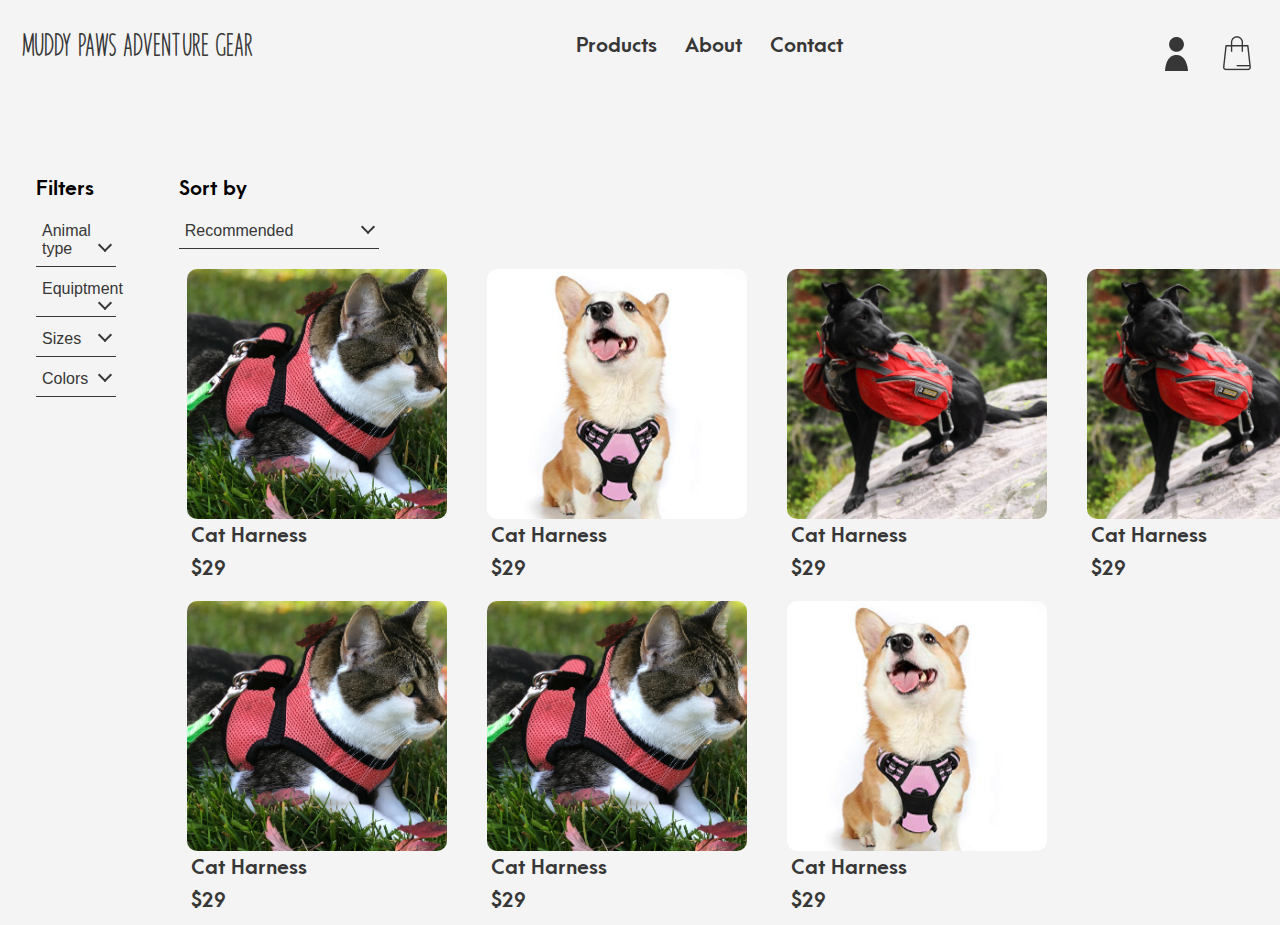
<file: Products.html>
<!DOCTYPE html>
<html lang="en">
<head>
    <meta charset="UTF-8">
    <title>Products</title>
    <link rel="stylesheet" href="stylesheet.css">
</head>
<body>
    <nav>
        <ul>
            <div class="logo">
                <a id="alttextcolor" href="index.html">Muddy Paws Adventure Gear</a>
            </div>
            <li><a id="alttextcolor" class="nav" href="products.html">Products</a></li>
            <li><a id="alttextcolor" class="nav" href="#">About</a></li>
            <li><a id="alttextcolor" class="nav" href="#">Contact</a></li>
            <div class="menuicons">
                <a href="index.html"><img src="account.png" alt="account icon"></a>
                <a href="index.html"><img src="cart.png" alt="cart icon"></a>
            </div>
        </ul>
    </nav> <!-- /Nav -->
    <section>
        <div class="filters-products-grid">
            <div class="filters">
                <h3>Filters</h3>
                <button class="dd-button">Animal type <i class="arrow down"></i></button>
                <button class="dd-button">Equiptment <i class="arrow down"></i></button>
                <button class="dd-button">Sizes <i class="arrow down"></i></button>
                <button class="dd-button">Colors <i class="arrow down"></i></button>
            </div>
            <div>
                <div class="sort-by">
                    <h3>Sort by</h3>
                    <button class="sort-button">Recommended<i class="arrow down"></i></button>
                </div>
                <div class="products-grid">
                    <a id="alttextcolor" class="product-item-link" href="product-page.html">
                        <div class="products-grid-item">
                            <div class="product-item-catharness"></div>
                            <h3 class="product-item-text">Cat Harness</h3>
                            <h3 class="product-item-text">$29</h3>
                        </div>
                    </a>
                    <a id="alttextcolor" class="product-item-link" href="product-page.html">
                        <div class="products-grid-item">
                            <div class="product-item-dogharness"></div>
                            <h3 class="product-item-text">Cat Harness</h3>
                            <h3 class="product-item-text">$29</h3>
                        </div>
                    </a>
                    <a id="alttextcolor" class="product-item-link" href="product-page.html">
                        <div class="products-grid-item">
                            <div class="product-item-attachment"></div>
                            <h3 class="product-item-text">Cat Harness</h3>
                            <h3 class="product-item-text">$29</h3>
                        </div>
                    </a>
                    <a id="alttextcolor" class="product-item-link" href="product-page.html">
                        <div class="products-grid-item">
                            <div class="product-item-attachment"></div>
                            <h3 class="product-item-text">Cat Harness</h3>
                            <h3 class="product-item-text">$29</h3>
                        </div>
                    </a>
                    <a id="alttextcolor" class="product-item-link" href="product-page.html">
                        <div class="products-grid-item">
                            <div class="product-item-catharness"></div>
                            <h3 class="product-item-text">Cat Harness</h3>
                            <h3 class="product-item-text">$29</h3>
                        </div>
                    </a>
                    <a id="alttextcolor" class="product-item-link" href="product-page.html">
                        <div class="products-grid-item">
                            <div class="product-item-catharness"></div>
                            <h3 class="product-item-text">Cat Harness</h3>
                            <h3 class="product-item-text">$29</h3>
                        </div>
                    </a>
                    <a id="alttextcolor" class="product-item-link" href="product-page.html">
                        <div class="products-grid-item">
                            <div class="product-item-dogharness"></div>
                            <h3 class="product-item-text">Cat Harness</h3>
                            <h3 class="product-item-text">$29</h3>
                        </div>
                    </a>
                </div>
            </div>
        </div>
    </section>
</body>
</html>
</file>
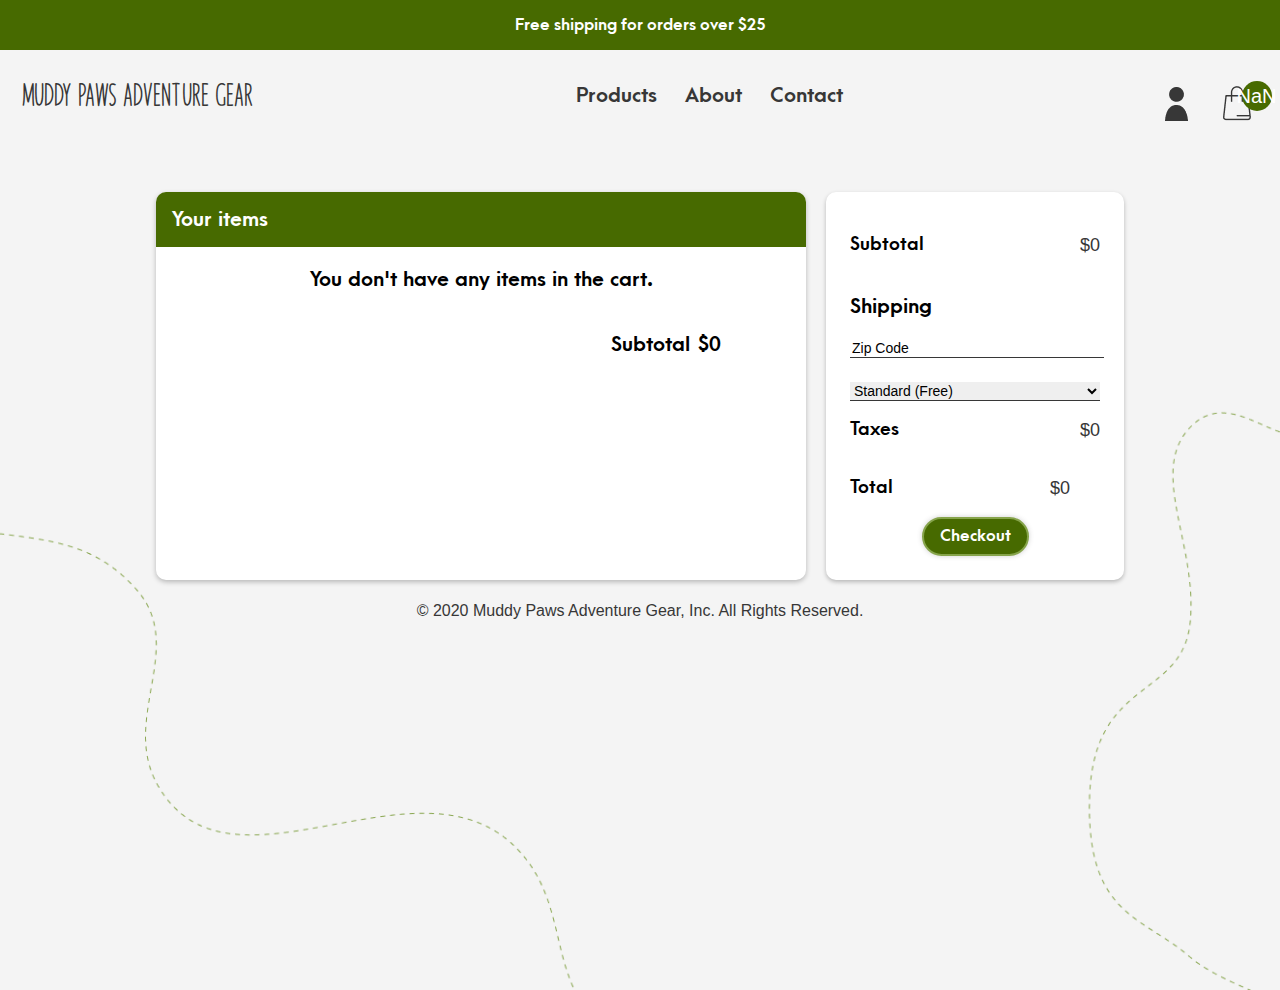
<file: assignment_6/cart.html>
<!DOCTYPE html>
<html lang="en">
<head>
    <meta charset="UTF-8">
    <title>Cart</title>
    <link rel="stylesheet" href="custom-stylesheet.css">
</head>
<body>
    <!-- Setup cart page bg -->
    <div id="cart-bg">
        <div class="message-banner">
            <p class="message-banner-text">Free shipping for orders over $25</p>
        </div>
        <nav>
            <ul>
                <li class="logoalt">
                    <a href="index.html">Muddy Paws Adventure Gear</a>
                </li>
                <li><a class="altnav" href="products.html">Products</a></li>
                <li><a class="altnav" href="#">About</a></li>
                <li><a class="altnav" href="#">Contact</a></li>
                <li class="menuicons">
                    <a href="index.html"><img src="images/account.png" alt="account icon"></a>
                    <a href="cart.html"><img src="images/cart.png" alt="cart icon">
                        <div class="cart-items-bg">
                            <p id="num-items-cart" class="num-cart-items">0</p>
                        </div> 
                    </a>
                </li>
            </ul>
        </nav> <!-- /Nav -->
        <section> 
            <!-- Create cart container -->
            <div class="cart-container">
                <div id="main-cart-container" class="main-cart-container">
                    <div class="main-cart-header">
                        <h3 id="your-items-text">Your items</h3>
                    </div>
                    <!-- Cart product items go here --> 
                </div>
                <!-- Create sidebar for cart -->
                <div class="cart-sidebar">
                    <div class="cart-sidebar-items">
                        <div class="cart-sidebar-line-item">
                            <h3 class="cart-sidebar-subtotal-text">Subtotal</h3>
                            <p id="cart-sidebar-lineItem-text" class="cart-sidebar-lineItem-text">$29</p>
                        </div>
                        <h3>Shipping</h3>
                        <form>
                            <input class="shipping-zipcode-input" type="text" value="Zip Code">
                            <select class="shipping-type" name="shipping-type" id="cars">
                                <option value="1">Standard (Free)</option>
                            </select>
                        </form>
                        <div class="cart-sidebar-line-item">
                            <div id="cart-taxes-text-container">
                                <h3 class="cart-sidebar-subtotal-text">Taxes</h3>
                            </div>
                            <div id="cart-taxes-number-container">
                                <p id="cart-sidebar-lineItem-taxes" class="cart-sidebar-lineItem-text"></p>
                            </div>
                        </div>
                        <div class="cart-sidebar-line-item">
                            <div class="cart-taxes-text-container">
                                <h3 class="cart-sidebar-subtotal-text">Total</h3>
                            </div>
                            <div class="cart-taxes-number-container">
                                <p id="cart-sidebar-lineItem-total" class="cart-sidebar-lineItem-text">$34.95</p>
                            </div>
                        </div>
                        <div class="checkout-button-container">
                            <button class="add-to-cart">Checkout</button>
                        </div>
                    </div>
                </div>
            
            </div>
        </section>
        <script src="cart.js"></script>
        <div class="footer">
            <p>© 2020 Muddy Paws Adventure Gear, Inc. All Rights Reserved.</p>
        </div>
    </div>
</body>
</html>
</file>
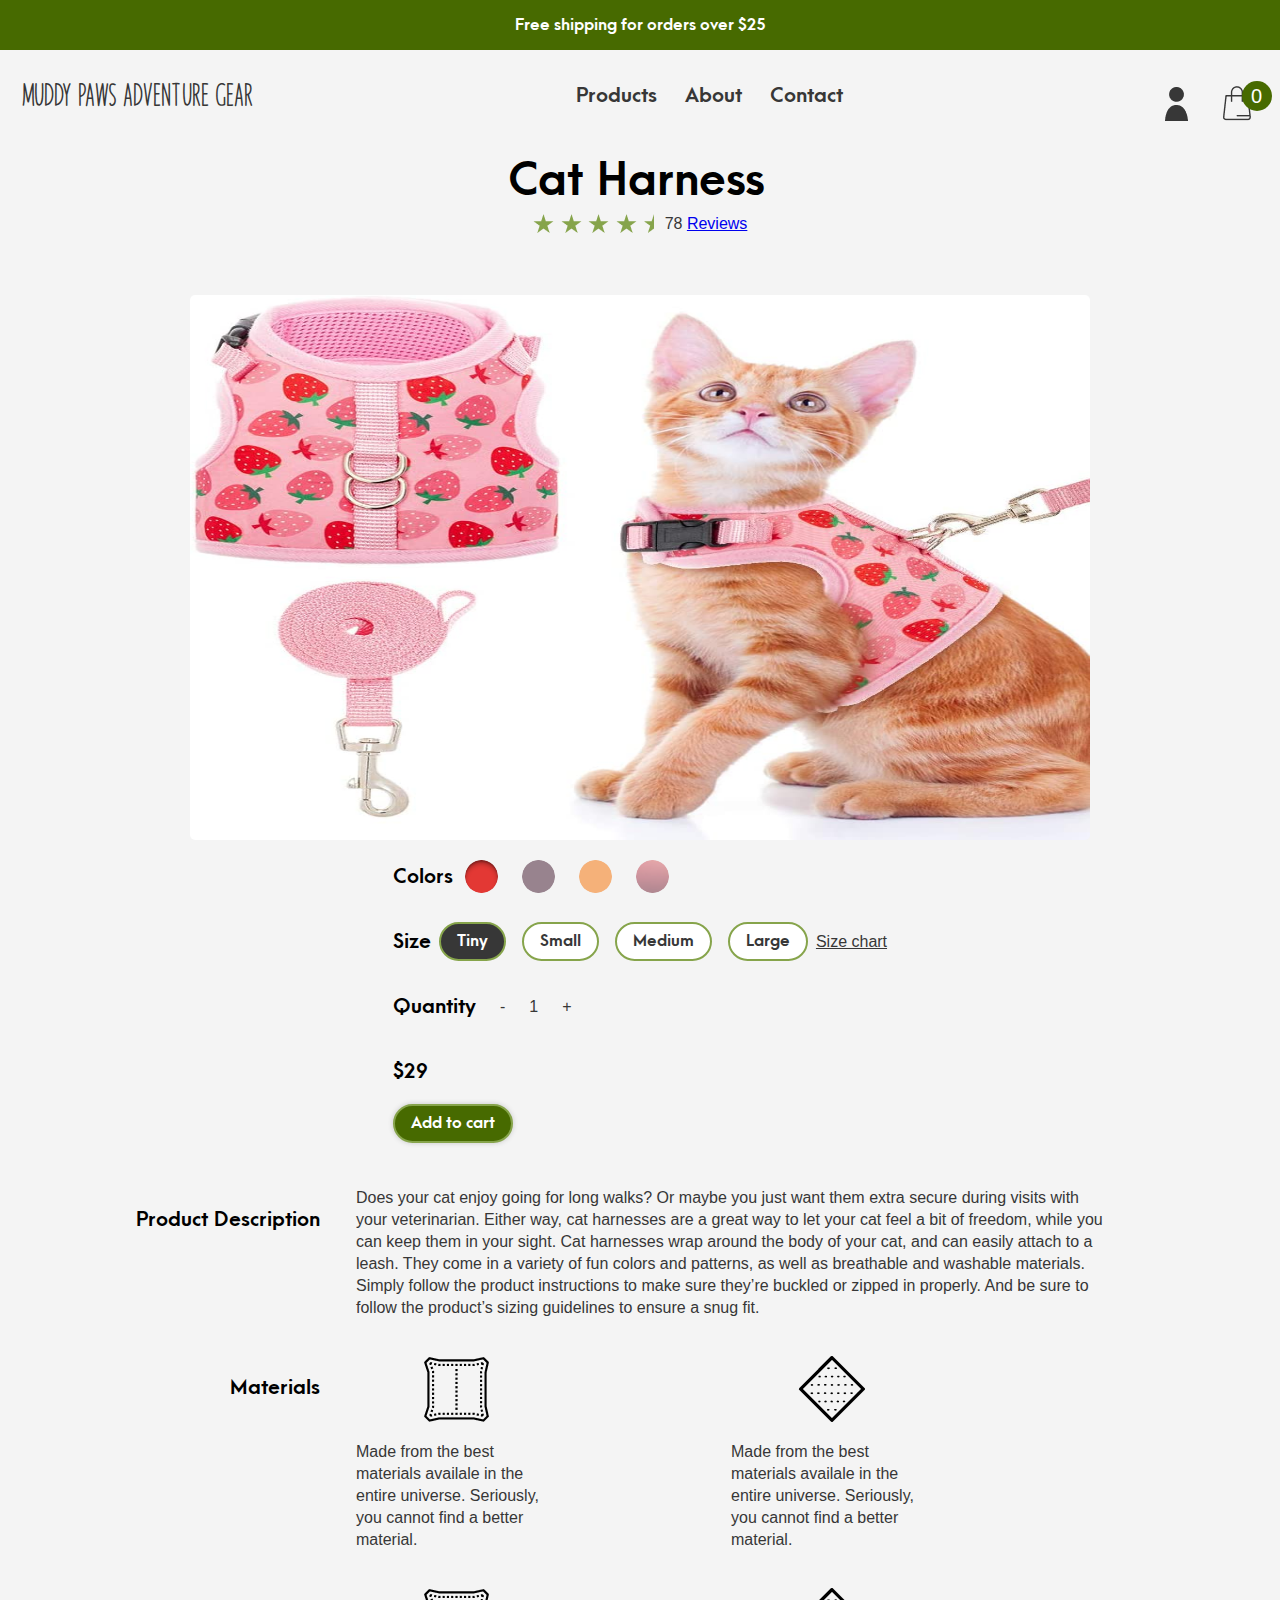
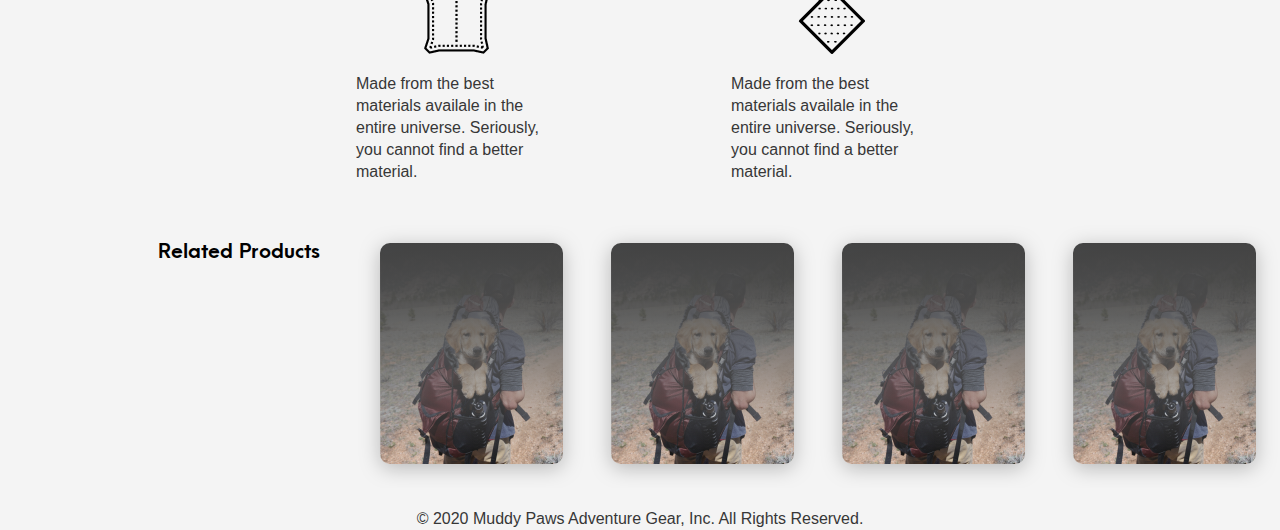
<file: assignment_6/product-page.html>
<!DOCTYPE html>
<html lang="en">
<head>
    <meta charset="UTF-8">
    <title>Product</title>
    <link rel="stylesheet" href="custom-stylesheet.css">
</head>
<body>
    <div class="message-banner">
        <p class="message-banner-text">Free shipping for orders over $25</p>
    </div>
    <nav>
        <ul>
            <li class="logoalt">
                <a href="index.html">Muddy Paws Adventure Gear</a>
            </li>
            <li><a class="altnav" href="products.html">Products</a></li>
            <li><a class="altnav" href="#">About</a></li>
            <li><a class="altnav" href="#">Contact</a></li>
            <li class="menuicons">
                <a href="index.html"><img src="images/account.png" alt="account icon"></a>
                <a href="cart.html"><img src="images/cart.png" alt="cart icon">
                    <div class="cart-items-bg">
                        <p id="num-items-cart" class="num-cart-items">0</p>
                    </div> 
                </a>
            </li>
        </ul>
    </nav> <!-- /Nav -->
    <section>
        <div class="product-page-top">
            <div class="product-title-price">
                <h2 class="product-title">Cat Harness</h2>
            </div>
            <div class="reviews-container">  
                <img src="images/stars.png" alt="review stars" >
                <p class="reviews"> 78 <a href="index.html">Reviews</a></p>
            </div>
        </div>
    </section> <!-- End product page top -->
    <section>
        <!-- Slideshow container -->
        <div class="slideshow-container">
            <!-- Full-width images -->
            <div class="mySlides">
                <img id="focused-slider" class="slider" src="images/strawberry-cat-harness.jpg" alt="cat harness">
            </div>
        </div>
    </section> <!-- End image slider-->
    <section>
        <!-- Product purchase options -->
        <div class="product-options">
            <div class="product-options-container">
                <div id="color-options" class="select-option">
                    <h3>Colors</h3>
                    <button id = "strawberry" class="color-option-button active-color"></button>
                    <button id = "blackberry" class="color-option-button"></button>
                    <button id = "fireorange" class="color-option-button"></button>
                    <button id = "crazyberry" class="color-option-button"></button>
                </div>
                <div id="size-options" class="select-option">
                    <h3>Size</h3>
                    <button id="size-tiny" class="button-option active" value="Tiny">Tiny</button>
                    <button id="size-small" class="button-option" value="Small">Small</button>
                    <button id="size-medium" class="button-option" value="Medium">Medium</button>
                    <button id="size-large" class="button-option" value="Large">Large</button>
                    <a href="#" class="size-chart">Size chart</a>
                </div>
                <div class="select-option">
                    <h3>Quantity</h3>
                    <p id="decrease-quantity"class="quantity">-</p>
                    <p id="num-items" class="quantity">1</p>
                    <p id="increase-quantity" class="quantity">+</p>
                </div>
                <h3 id="cat-harness-item-cost">$29</h3>
                <button id="cat-harness-atc" class="add-to-cart">Add to cart</button>
            </div>
        </div>
    </section> <!-- End product options-->
    <section>
        <!-- Product details section -->
        <div class="product-details">
            <div>
                <h3 class="pdetails-title">Product Description</h3>
            </div>
            <p class="product-description-text">
                Does your cat enjoy going for long walks? Or maybe you just want them extra secure during 
                visits with your veterinarian. Either way, cat harnesses are a great way to let your cat feel 
                a bit of freedom, while you can keep them in your sight. Cat harnesses wrap around the body 
                of your cat, and can easily attach to a leash. They come in a variety of fun colors and patterns, 
                as well as breathable and washable materials. Simply follow the product instructions to make sure they’re 
                buckled or zipped in properly. And be sure to follow the product’s sizing guidelines to ensure a snug fit.
            </p>
            <div>
                <h3 class="pdetails-title">Materials</h3>
            </div>
            <!-- Product materials -->
            <div class="materials-grid">
                <div class="material-item">
                    <img src="images/noun_leather_3394927.png" alt="material icon1">
                    <p>Made from the best materials availale in the entire universe. Seriously, you cannot find a better material.</p>
                </div>
                <div class="material-item">
                    <img src="images/noun_leather_432838.png" alt="material icon2">
                    <p>Made from the best materials availale in the entire universe. Seriously, you cannot find a better material.</p>
                </div>
                <div class="material-item">
                    <img src="images/noun_leather_3394927.png" alt="material icon1">
                    <p>Made from the best materials availale in the entire universe. Seriously, you cannot find a better material.</p>
                </div>
                <div class="material-item">
                    <img src="images/noun_leather_432838.png" alt="material icon2">
                    <p>Made from the best materials availale in the entire universe. Seriously, you cannot find a better material.</p>
                </div>
            </div>
           <div>
               <h3 class="pdetails-title">Related Products</h3>
           </div>
           <!-- Related products -->
            <div class="related-products">
                <div class="related-product-item"></div>
                <div class="related-product-item"></div>
                <div class="related-product-item"></div>
                <div class="related-product-item"></div>
            </div>
        </div>
    </section>
    <div class="footer">
        <p>© 2020 Muddy Paws Adventure Gear, Inc. All Rights Reserved.</p>
    </div>
    <script src="product-page.js"></script>
</body>
</html>
</file>
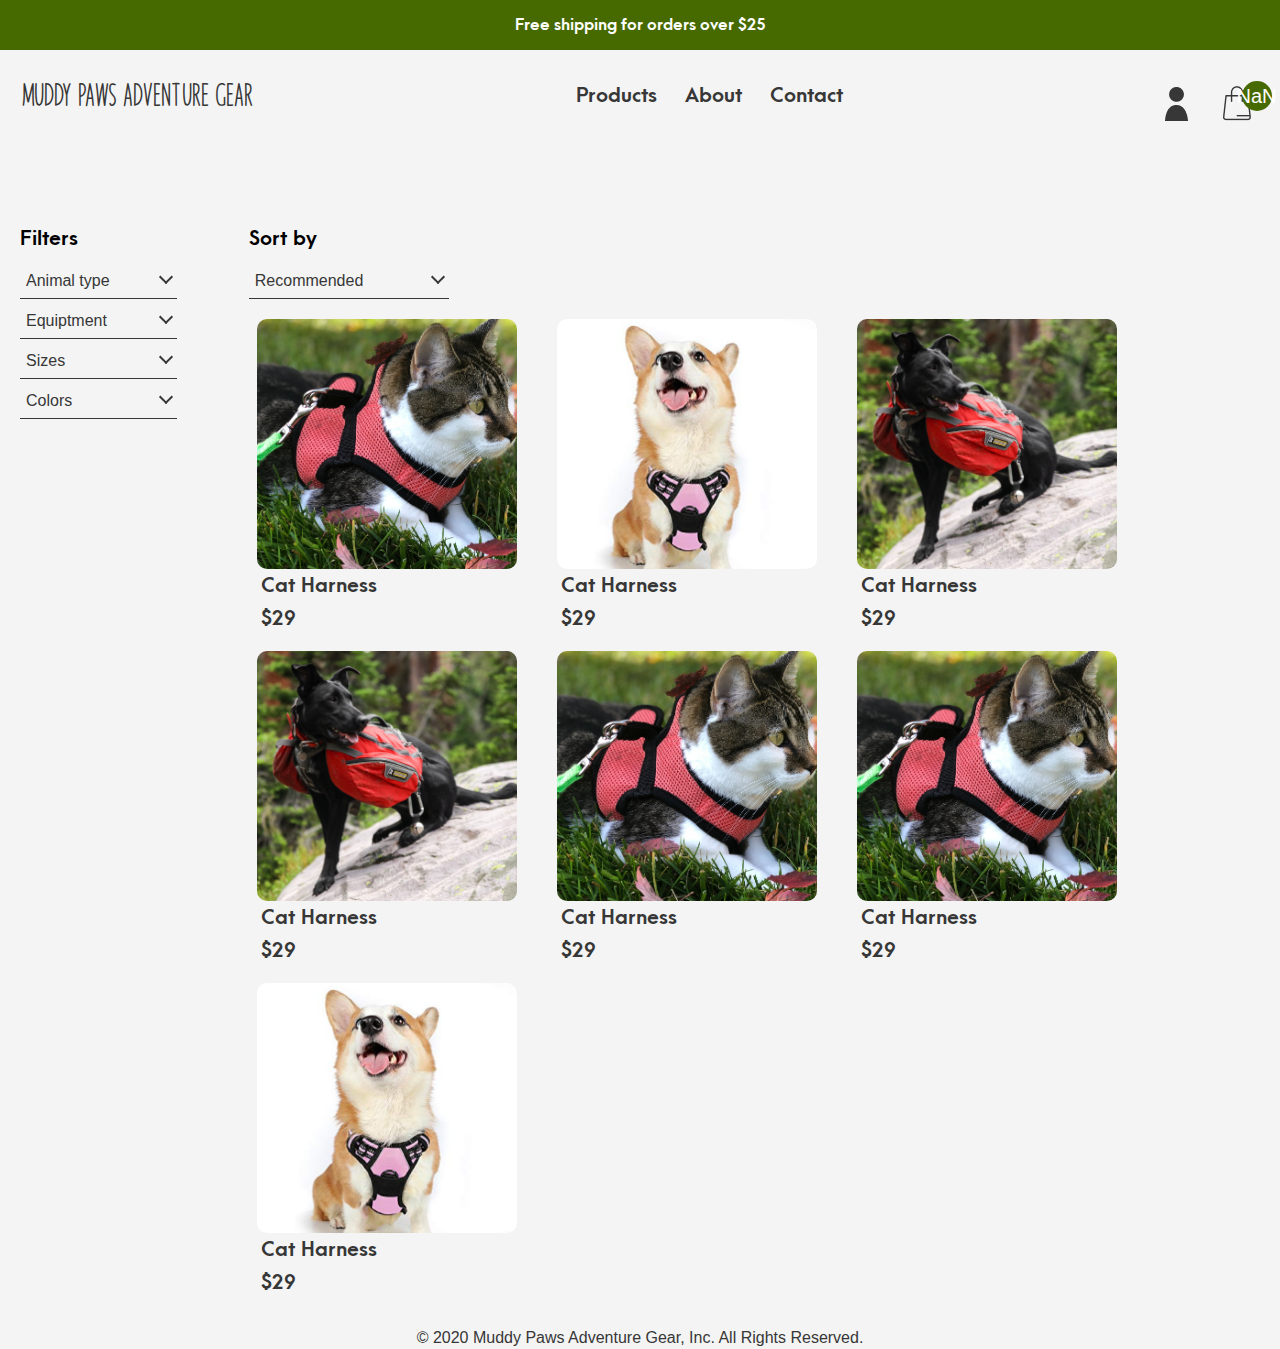
<file: assignment_6/products.html>
<!DOCTYPE html>
<html lang="en">
<head>
    <meta charset="UTF-8">
    <title>Products</title>
    <link rel="stylesheet" href="custom-stylesheet.css">
</head>
<body>
    <div class="message-banner">
        <p class="message-banner-text">Free shipping for orders over $25</p>
    </div>
    <nav>
        <ul>
            <li class="logoalt">
                <a href="index.html">Muddy Paws Adventure Gear</a>
            </li>
            <li><a  class="altnav" href="products.html">Products</a></li>
            <li><a  class="altnav" href="#">About</a></li>
            <li><a  class="altnav" href="#">Contact</a></li>
            <li class="menuicons">
                <a href="index.html"><img src="images/account.png" alt="account icon"></a>
                <a href="cart.html"><img src="images/cart.png" alt="cart icon">
                    <div class="cart-items-bg">
                        <p id="num-items-cart" class="num-cart-items">0</p>
                    </div> 
                </a>
            </li>
        </ul>
    </nav> <!-- /Nav -->
    <section>
        <!-- Product filters -->
        <div class="filters-products-grid">
            <div class="filters">
                <h3>Filters</h3>
                <button class="dd-button">Animal type <i class="arrow down"></i></button>
                <button class="dd-button">Equiptment <i class="arrow down"></i></button>
                <button class="dd-button">Sizes <i class="arrow down"></i></button>
                <button class="dd-button">Colors <i class="arrow down"></i></button>
            </div>
            <div>
                <!-- Sorting -->
                <div class="sort-by">
                    <h3>Sort by</h3>
                    <button class="sort-button">Recommended<i class="arrow down"></i></button>
                </div>
                <div class="products-grid">
                    <!-- Product item -->
                    <a class="product-item-link" href="product-page.html">
                        <div class="products-grid-item">
                            <div class="product-item-catharness"></div>
                            <h3 class="product-item-text">Cat Harness</h3>
                            <h3 class="product-item-text">$29</h3>
                        </div>
                    </a>
                    <a class="product-item-link" href="product-page.html">
                        <div class="products-grid-item">
                            <div class="product-item-dogharness"></div>
                            <h3 class="product-item-text">Cat Harness</h3>
                            <h3 class="product-item-text">$29</h3>
                        </div>
                    </a>
                    <a class="product-item-link" href="product-page.html">
                        <div class="products-grid-item">
                            <div class="product-item-attachment"></div>
                            <h3 class="product-item-text">Cat Harness</h3>
                            <h3 class="product-item-text">$29</h3>
                        </div>
                    </a>
                    <a class="product-item-link" href="product-page.html">
                        <div class="products-grid-item">
                            <div class="product-item-attachment"></div>
                            <h3 class="product-item-text">Cat Harness</h3>
                            <h3 class="product-item-text">$29</h3>
                        </div>
                    </a>
                    <a class="product-item-link" href="product-page.html">
                        <div class="products-grid-item">
                            <div class="product-item-catharness"></div>
                            <h3 class="product-item-text">Cat Harness</h3>
                            <h3 class="product-item-text">$29</h3>
                        </div>
                    </a>
                    <a class="product-item-link" href="product-page.html">
                        <div class="products-grid-item">
                            <div class="product-item-catharness"></div>
                            <h3 class="product-item-text">Cat Harness</h3>
                            <h3 class="product-item-text">$29</h3>
                        </div>
                    </a>
                    <a class="product-item-link" href="product-page.html">
                        <div class="products-grid-item">
                            <div class="product-item-dogharness"></div>
                            <h3 class="product-item-text">Cat Harness</h3>
                            <h3 class="product-item-text">$29</h3>
                        </div>
                    </a>
                </div>
            </div>
        </div>
    </section> <!-- /Products grid -->
    <script src="main.js"></script>
    <div class="footer">
        <p>© 2020 Muddy Paws Adventure Gear, Inc. All Rights Reserved.</p>
    </div>
</body>
</html>
</file>
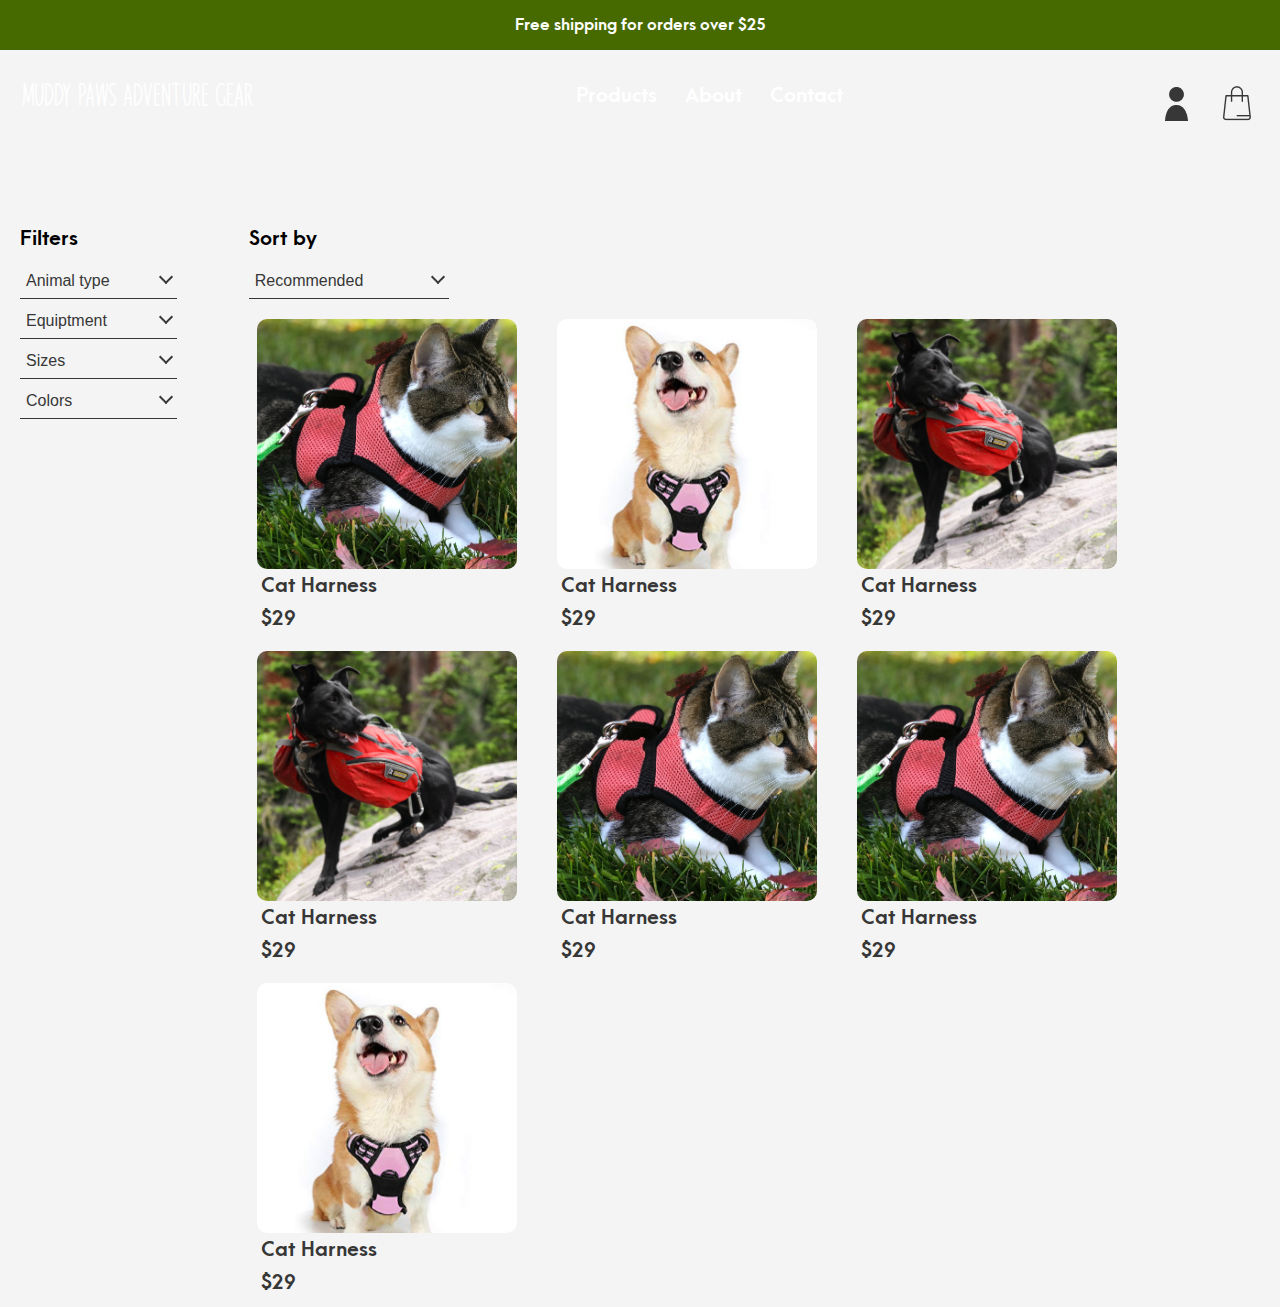
<file: homework_5/products(1).html>
<!DOCTYPE html>
<html lang="en">
<head>
    <meta charset="UTF-8">
    <title>Products</title>
    <link rel="stylesheet" href="stylesheet.css">
</head>
<body>
    <div class="message-banner">
        <p class="message-banner-text">Free shipping for orders over $25</p>
    </div>
    <nav>
        <ul>
            <div class="logo">
                <a id="alttextcolor" href="index.html">Muddy Paws Adventure Gear</a>
            </div>
            <li><a id="alttextcolor" class="nav" href="products.html">Products</a></li>
            <li><a id="alttextcolor" class="nav" href="#">About</a></li>
            <li><a id="alttextcolor" class="nav" href="#">Contact</a></li>
            <div class="menuicons">
                <a href="index.html"><img src="account.png" alt="account icon"></a>
                <a href="index.html"><img src="cart.png" alt="cart icon"></a>
            </div>
        </ul>
    </nav> <!-- /Nav -->
    <section>
        <!-- Product filters -->
        <div class="filters-products-grid">
            <div class="filters">
                <h3>Filters</h3>
                <button class="dd-button">Animal type <i class="arrow down"></i></button>
                <button class="dd-button">Equiptment <i class="arrow down"></i></button>
                <button class="dd-button">Sizes <i class="arrow down"></i></button>
                <button class="dd-button">Colors <i class="arrow down"></i></button>
            </div>
            <div>
                <!-- Sorting -->
                <div class="sort-by">
                    <h3>Sort by</h3>
                    <button class="sort-button">Recommended<i class="arrow down"></i></button>
                </div>
                <div class="products-grid">
                    <!-- Product item -->
                    <a id="alttextcolor" class="product-item-link" href="product-page.html">
                        <div class="products-grid-item">
                            <div class="product-item-catharness"></div>
                            <h3 class="product-item-text">Cat Harness</h3>
                            <h3 class="product-item-text">$29</h3>
                        </div>
                    </a>
                    <a id="alttextcolor" class="product-item-link" href="product-page.html">
                        <div class="products-grid-item">
                            <div class="product-item-dogharness"></div>
                            <h3 class="product-item-text">Cat Harness</h3>
                            <h3 class="product-item-text">$29</h3>
                        </div>
                    </a>
                    <a id="alttextcolor" class="product-item-link" href="product-page.html">
                        <div class="products-grid-item">
                            <div class="product-item-attachment"></div>
                            <h3 class="product-item-text">Cat Harness</h3>
                            <h3 class="product-item-text">$29</h3>
                        </div>
                    </a>
                    <a id="alttextcolor" class="product-item-link" href="product-page.html">
                        <div class="products-grid-item">
                            <div class="product-item-attachment"></div>
                            <h3 class="product-item-text">Cat Harness</h3>
                            <h3 class="product-item-text">$29</h3>
                        </div>
                    </a>
                    <a id="alttextcolor" class="product-item-link" href="product-page.html">
                        <div class="products-grid-item">
                            <div class="product-item-catharness"></div>
                            <h3 class="product-item-text">Cat Harness</h3>
                            <h3 class="product-item-text">$29</h3>
                        </div>
                    </a>
                    <a id="alttextcolor" class="product-item-link" href="product-page.html">
                        <div class="products-grid-item">
                            <div class="product-item-catharness"></div>
                            <h3 class="product-item-text">Cat Harness</h3>
                            <h3 class="product-item-text">$29</h3>
                        </div>
                    </a>
                    <a id="alttextcolor" class="product-item-link" href="product-page.html">
                        <div class="products-grid-item">
                            <div class="product-item-dogharness"></div>
                            <h3 class="product-item-text">Cat Harness</h3>
                            <h3 class="product-item-text">$29</h3>
                        </div>
                    </a>
                </div>
            </div>
        </div>
    </section> <!-- /Products grid -->
</body>
</html>
</file>
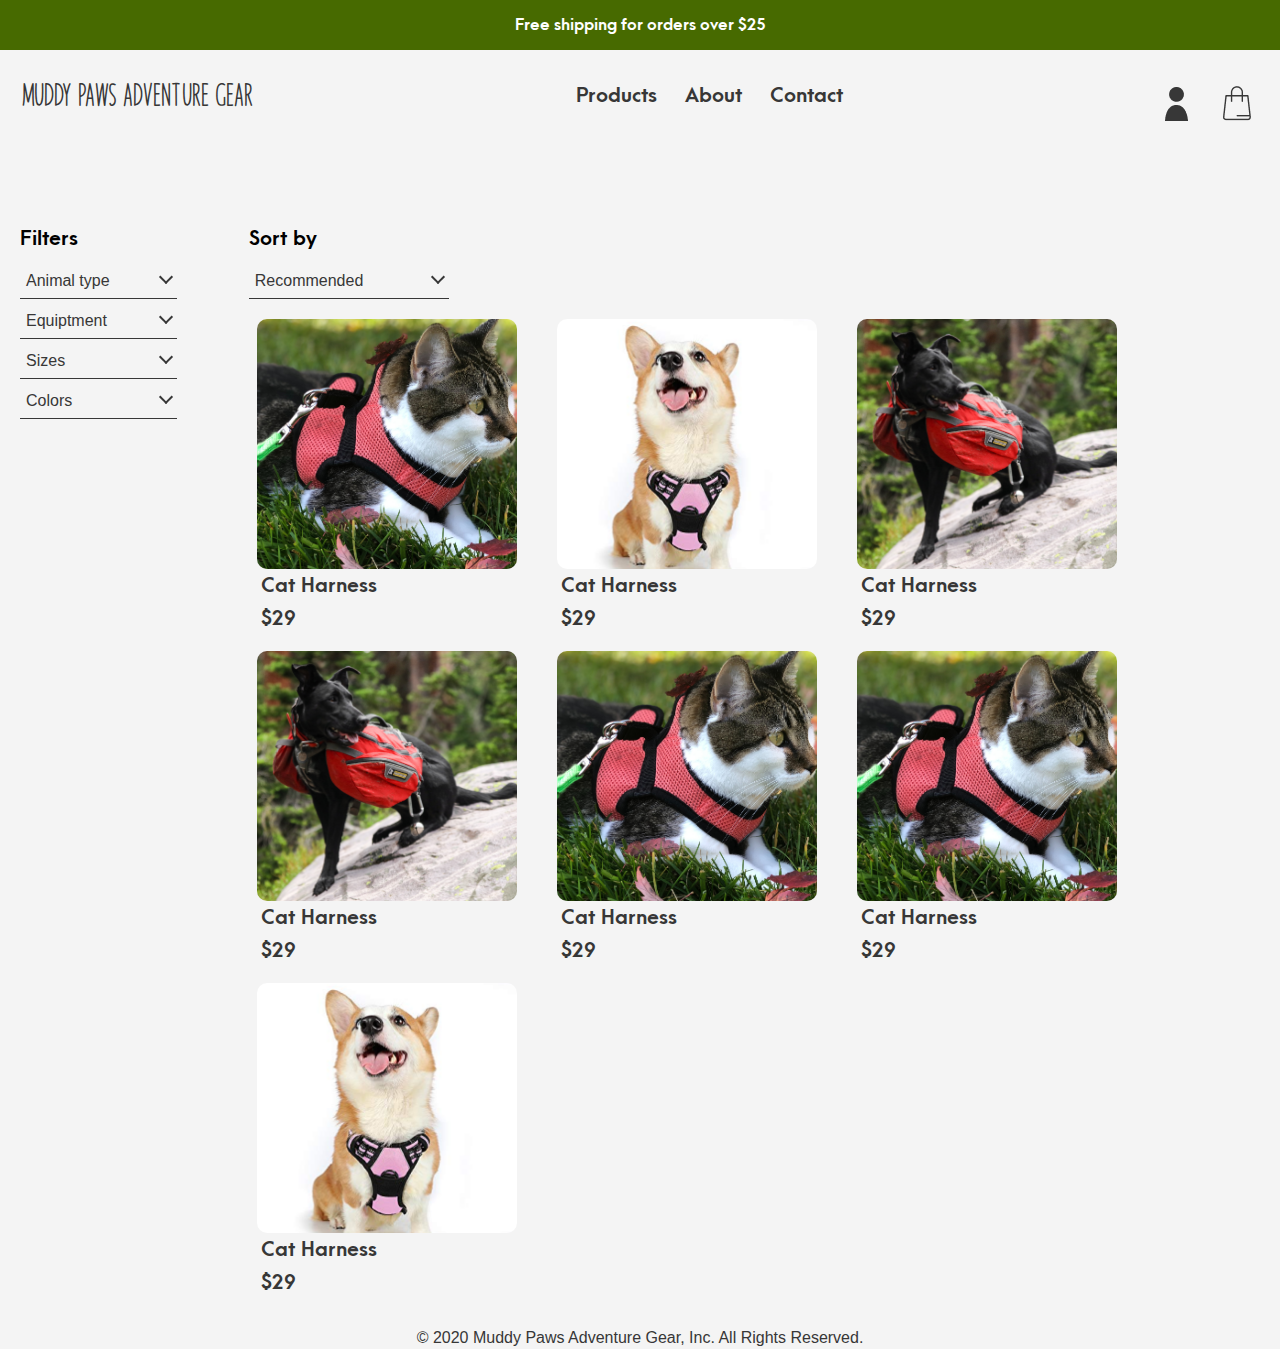
<file: homework_5/products.html>
<!DOCTYPE html>
<html lang="en">
<head>
    <meta charset="UTF-8">
    <title>Products</title>
    <link rel="stylesheet" href="stylesheet.css">
</head>
<body>
    <div class="message-banner">
        <p class="message-banner-text">Free shipping for orders over $25</p>
    </div>
    <nav>
        <ul>
            <li class="logoalt">
                <a href="index.html">Muddy Paws Adventure Gear</a>
            </li>
            <li><a  class="altnav" href="products.html">Products</a></li>
            <li><a  class="altnav" href="#">About</a></li>
            <li><a  class="altnav" href="#">Contact</a></li>
            <li class="menuicons">
                <a href="index.html"><img src="account.png" alt="account icon"></a>
                <a href="index.html"><img src="cart.png" alt="cart icon"></a>
            </li>
        </ul>
    </nav> <!-- /Nav -->
    <section>
        <!-- Product filters -->
        <div class="filters-products-grid">
            <div class="filters">
                <h3>Filters</h3>
                <button class="dd-button">Animal type <i class="arrow down"></i></button>
                <button class="dd-button">Equiptment <i class="arrow down"></i></button>
                <button class="dd-button">Sizes <i class="arrow down"></i></button>
                <button class="dd-button">Colors <i class="arrow down"></i></button>
            </div>
            <div>
                <!-- Sorting -->
                <div class="sort-by">
                    <h3>Sort by</h3>
                    <button class="sort-button">Recommended<i class="arrow down"></i></button>
                </div>
                <div class="products-grid">
                    <!-- Product item -->
                    <a class="product-item-link" href="product-page.html">
                        <div class="products-grid-item">
                            <div class="product-item-catharness"></div>
                            <h3 class="product-item-text">Cat Harness</h3>
                            <h3 class="product-item-text">$29</h3>
                        </div>
                    </a>
                    <a class="product-item-link" href="product-page.html">
                        <div class="products-grid-item">
                            <div class="product-item-dogharness"></div>
                            <h3 class="product-item-text">Cat Harness</h3>
                            <h3 class="product-item-text">$29</h3>
                        </div>
                    </a>
                    <a class="product-item-link" href="product-page.html">
                        <div class="products-grid-item">
                            <div class="product-item-attachment"></div>
                            <h3 class="product-item-text">Cat Harness</h3>
                            <h3 class="product-item-text">$29</h3>
                        </div>
                    </a>
                    <a class="product-item-link" href="product-page.html">
                        <div class="products-grid-item">
                            <div class="product-item-attachment"></div>
                            <h3 class="product-item-text">Cat Harness</h3>
                            <h3 class="product-item-text">$29</h3>
                        </div>
                    </a>
                    <a class="product-item-link" href="product-page.html">
                        <div class="products-grid-item">
                            <div class="product-item-catharness"></div>
                            <h3 class="product-item-text">Cat Harness</h3>
                            <h3 class="product-item-text">$29</h3>
                        </div>
                    </a>
                    <a class="product-item-link" href="product-page.html">
                        <div class="products-grid-item">
                            <div class="product-item-catharness"></div>
                            <h3 class="product-item-text">Cat Harness</h3>
                            <h3 class="product-item-text">$29</h3>
                        </div>
                    </a>
                    <a class="product-item-link" href="product-page.html">
                        <div class="products-grid-item">
                            <div class="product-item-dogharness"></div>
                            <h3 class="product-item-text">Cat Harness</h3>
                            <h3 class="product-item-text">$29</h3>
                        </div>
                    </a>
                </div>
            </div>
        </div>
    </section> <!-- /Products grid -->
    <div class="footer">
        <p>© 2020 Muddy Paws Adventure Gear, Inc. All Rights Reserved.</p>
    </div>
</body>
</html>
</file>
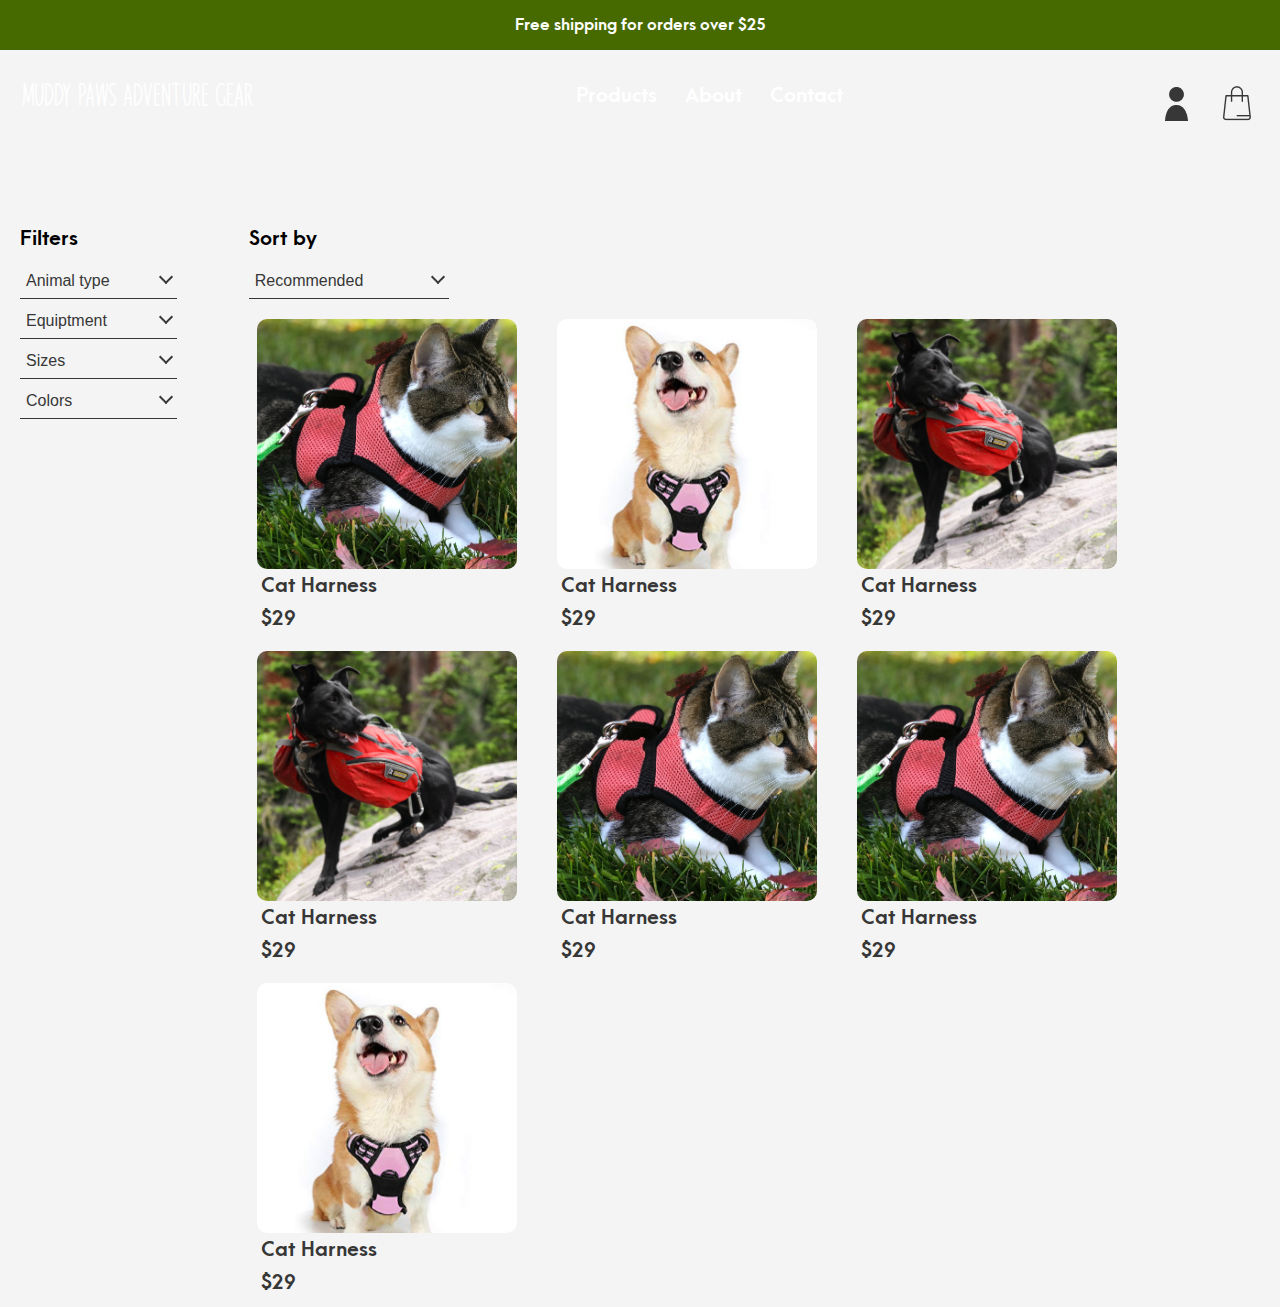
<file: homework_5/Products.html>
<!DOCTYPE html>
<html lang="en">
<head>
    <meta charset="UTF-8">
    <title>Products</title>
    <link rel="stylesheet" href="stylesheet.css">
</head>
<body>
    <div class="message-banner">
        <p class="message-banner-text">Free shipping for orders over $25</p>
    </div>
    <nav>
        <ul>
            <div class="logo">
                <a id="alttextcolor" href="index.html">Muddy Paws Adventure Gear</a>
            </div>
            <li><a id="alttextcolor" class="nav" href="Products.html">Products</a></li>
            <li><a id="alttextcolor" class="nav" href="#">About</a></li>
            <li><a id="alttextcolor" class="nav" href="#">Contact</a></li>
            <div class="menuicons">
                <a href="index.html"><img src="account.png" alt="account icon"></a>
                <a href="index.html"><img src="cart.png" alt="cart icon"></a>
            </div>
        </ul>
    </nav> <!-- /Nav -->
    <section>
        <!-- Product filters -->
        <div class="filters-products-grid">
            <div class="filters">
                <h3>Filters</h3>
                <button class="dd-button">Animal type <i class="arrow down"></i></button>
                <button class="dd-button">Equiptment <i class="arrow down"></i></button>
                <button class="dd-button">Sizes <i class="arrow down"></i></button>
                <button class="dd-button">Colors <i class="arrow down"></i></button>
            </div>
            <div>
                <!-- Sorting -->
                <div class="sort-by">
                    <h3>Sort by</h3>
                    <button class="sort-button">Recommended<i class="arrow down"></i></button>
                </div>
                <div class="products-grid">
                    <!-- Product item -->
                    <a id="alttextcolor" class="product-item-link" href="product-page.html">
                        <div class="products-grid-item">
                            <div class="product-item-catharness"></div>
                            <h3 class="product-item-text">Cat Harness</h3>
                            <h3 class="product-item-text">$29</h3>
                        </div>
                    </a>
                    <a id="alttextcolor" class="product-item-link" href="product-page.html">
                        <div class="products-grid-item">
                            <div class="product-item-dogharness"></div>
                            <h3 class="product-item-text">Cat Harness</h3>
                            <h3 class="product-item-text">$29</h3>
                        </div>
                    </a>
                    <a id="alttextcolor" class="product-item-link" href="product-page.html">
                        <div class="products-grid-item">
                            <div class="product-item-attachment"></div>
                            <h3 class="product-item-text">Cat Harness</h3>
                            <h3 class="product-item-text">$29</h3>
                        </div>
                    </a>
                    <a id="alttextcolor" class="product-item-link" href="product-page.html">
                        <div class="products-grid-item">
                            <div class="product-item-attachment"></div>
                            <h3 class="product-item-text">Cat Harness</h3>
                            <h3 class="product-item-text">$29</h3>
                        </div>
                    </a>
                    <a id="alttextcolor" class="product-item-link" href="product-page.html">
                        <div class="products-grid-item">
                            <div class="product-item-catharness"></div>
                            <h3 class="product-item-text">Cat Harness</h3>
                            <h3 class="product-item-text">$29</h3>
                        </div>
                    </a>
                    <a id="alttextcolor" class="product-item-link" href="product-page.html">
                        <div class="products-grid-item">
                            <div class="product-item-catharness"></div>
                            <h3 class="product-item-text">Cat Harness</h3>
                            <h3 class="product-item-text">$29</h3>
                        </div>
                    </a>
                    <a id="alttextcolor" class="product-item-link" href="product-page.html">
                        <div class="products-grid-item">
                            <div class="product-item-dogharness"></div>
                            <h3 class="product-item-text">Cat Harness</h3>
                            <h3 class="product-item-text">$29</h3>
                        </div>
                    </a>
                </div>
            </div>
        </div>
    </section> <!-- /Products grid -->
</body>
</html>
</file>
<file: stylesheet.css>
body, html{
    height: 100%;
    margin: 0px;
    background-color: #F4F4F4;
}

@font-face {
    font-family: ArcaMajora;
    src: url(ArcaMajora3-Bold.woff);
}

@font-face {
    font-family: Travel;
    src: url(Travel.otf);
}

.message-banner{
    display: flex;
    align-items: center;
    justify-content: center;
    width: auto;
    height: 30px;
    background-color: #476A00;
    margin: 0px;
    padding: 10px;

}

p.message-banner-text{
    font-family: ArcaMajora;
    font-size: 1em;
    line-height: 22px;
    color: #FFFFFF;
    margin: 0px;
}

.footer {
    left: 0;
    bottom: 0;
    width: 100%;
    color: #373737;
    text-align: center;
    margin-bottom: 20px;
}

p.footer{
    font-family: -apple-system, BlinkMacSystemFont, 'Segoe UI', Roboto, Oxygen, Ubuntu, Cantarell, 'Open Sans', 'Helvetica Neue', sans-serif
}

h1, h2, h3{
    font-family: ArcaMajora;
}

h1{
    font-size: 3.125em;
}

h2{
    font-size: 2.8125em;
}

h3{
    font-size: 1.25em;
}

p{
    font-family: -apple-system, BlinkMacSystemFont, 'Segoe UI', Roboto, Oxygen, Ubuntu, Cantarell, 'Open Sans', 'Helvetica Neue', sans-serif;
    font-size: 1em;
    line-height: 22px;
    color: #373737;
    margin: 0px;
}

nav {
    text-align: center;
    align-items: center;
}

nav ul {
    padding: 10px 10px 10px 10px ;
    margin: 0px;
    
    
}

nav li {
    position: relative;
    list-style: none;
    height: 72px;
    display: inline-block;
    
}

nav li a {
    display: inline-block;
    padding: 17px 12px;
    line-height: 38px;
    text-decoration: none;
    color: white;

    font-family: ArcaMajora;
    font-size: 1.25em;
}

nav li a:hover {
    color: white;
}

nav li a:active {
    background-color: transparent !important;
}

nav li.current a {
    color: black;
}

.logo {
	float: left;
    vertical-align: middle;

    font-family: Travel;
    font-size: 2em;
    color: #373737;
    
}

.logo a {
    display: inline-block;
    padding: 17px 12px;
    line-height: 38px;
    text-decoration: none;
    color: white;
}

.menuicons{
    float: right;
    vertical-align: middle;
}

.menuicons a {
    display: inline-block;
    vertical-align: middle;
    padding: 17px 12px;
    line-height: 38px;
    text-decoration: none;
    color: white;
}

#alticoncolor{
    filter: invert(1);
}

#alttextcolor{
    color: #373737;
}

/* Hero text */
.hero-text {
    text-align: center;
    position: absolute;
    top: 40%;
    left: 50%;
    transform: translate(-50%, -50%);
    color: white;
  }

/* Hero button */
  .hero-text button {
    padding: 16px 24px;

    background: #476A00;
    border: 2px solid #86A44B;
    box-sizing: border-box;
    box-shadow: 0px 0px 5px rgba(68, 68, 68, 0.25);
    border-radius: 20100px;

    text-align: center;
    vertical-align: middle;
    font-family: ArcaMajora;
    font-size: 20px;
    color: #ffffff;
  }

/* The hero image */
.hero-img {
    background-image: linear-gradient(rgba(62, 62, 62, 0.58), rgba(0, 0, 0, 0.5)), url("Hero-BG.png");

     /* Set a specific height */
    height: 120%;
    background-position: center;
    background-repeat: no-repeat;
    background-size: cover;
    position: relative;

  }

  .card{
    width: 295px;
    height: 353px;
    left: 82px;
    top: 891px;
    margin: 10px 20px 10px 20px;

    background: linear-gradient(180deg, #434343 0%, rgba(255, 255, 255, 0) 100%);
    box-shadow: 0px 4px 10px rgba(0, 0, 0, 0.25);
    border-radius: 10px;
    transform: translateY(-75%);
  }

  .cardimg{
      border-radius: 10px;
      height: 100%;
      width: 100%;
  }

  .home_categories{
      display: flex;
      justify-content: center;
      height: 300px;
  }

  h2.productcards{
      position: absolute;
      top: 50%;
      left: 50%;
      transform: translate(-50%, -100%);

      font-size: 36px;
      color: #ffffff;
  }
 
  .testimonial_group{
      display: flex;
      justify-content: center;
      margin-bottom: 50px;
 
  }
  .testimonial{
    display: flex;
    /* justify-content: center; */
    align-items: center;
    flex-direction: column;

    width: 408.09px;
    height: 477.18px;
    margin: 0px 40px 0px 40px;
    background-image: url("Quotes.png");
    background-position: center;
    background-repeat: no-repeat;
    background-size: auto;
    position: relative;

  }

  .testimonialimg{
    border-radius: 100%;
    width: 160px;
    height: 160px;
    box-shadow: inset 0px 2px 4px rgba(0, 0, 0, 0.25);
  }

  p.testimonialtxt{
      max-width: 300px;
  }

  .divider{
    width: 100px;
    margin-top: 24px;
    margin-bottom: 24px;
    border: 1px solid #373737;
  }

  .bottombanner{
    display: flex;
    /* justify-content: center; */
    align-items: center;
    justify-content: center;
    flex-direction: row;
    width: 100%;
    margin-bottom: 50px;
  }

  .shippingimg{
    margin-right: 100px;
    margin-left: 100px;
  }

  .sidenav {
    width: 130px;
    position: fixed;
    z-index: 1;
    top: 20px;
    left: 10px;
    background: #eee;
    overflow-x: hidden;
    padding: 8px 0;
  }

  .sidenav a {
    padding: 6px 8px 6px 16px;
    text-decoration: none;
    font-size: 25px;
    color: #2196F3;
    display: block;
  }

  .product-page-top{
    display: flex;
    /* justify-content: center; */
    align-items: center;
    flex-direction: column;
    padding: 10px;

  }

  .product-title-price{
    display: flex;
    align-items: baseline ;
    justify-content: center;
    margin-bottom: 4px;
  }

  a.size-chart{
      text-decoration: underline;
      font-family: -apple-system, BlinkMacSystemFont, 'Segoe UI', Roboto, Oxygen, Ubuntu, Cantarell, 'Open Sans', 'Helvetica Neue', sans-serif;
      color: #373737;
  }

  h2.product-title{
      margin: 0px 8px 0px 0px;
  }
  
  p.reviews{
      margin: 0px 0px 0px 0px;
  }
  
  .reviews-container{
    display: flex;
    /* justify-content: center; */
    align-items: center;
    justify-content: center;
    flex-direction: row;
    width: 100%;
  }

  /* Slideshow container */
  .slideshow-container {
    width: 100%;
    max-height: 550px;
    display: flex;
    /* justify-content: center; */
    align-items: center;
    justify-content: center;
    flex-direction: row;
    overflow: hidden;

    margin: auto;
    margin-top: 50px;
  }
  
  .mySlides {
    min-width: 900px;
    margin-right: 70px;
    margin-left: 70px;
    
  }

  .right-arrow-slider{
    position: absolute;
    top: 65%;
    left: 95%;
    transform: translate(-50%, -100%);
  }

  .left-arrow-slider{
    position: absolute;
    top: 65%;
    right: 90%;
    transform: translate(-50%, -100%);
  }

  img.slider{
    width: 100%;
    height: 545px;
  }

  .product-options{
    display: flex;
    align-items: center;
    justify-content: center;
    flex-direction: column;

    margin-bottom: 44px;
  }

  .product-options-container{
      display: flex;
      align-items: flex-start;
      flex-direction: column;
  }

  .select-option{
    display: flex;
    align-items: center;
    justify-content: center;
  }

  .color-option{
    width: 33px;
    height: 33px;
    border-radius: 100px;
    margin-right: 12px;
    margin-left: 12px;
  }

  /* Option select button */
  .button-option {
    padding: 8px 16px;
    background: #FFFFFF;
    border: 2px solid #86A44B;
    box-sizing: border-box;
    border-radius: 20100px;
    margin-left: 8px;
    margin-right: 8px;

    text-align: center;
    vertical-align: middle;
    font-size: 1em;
    font-family: ArcaMajora;
    color: #373737;
  }

  p.quantity{
      margin-left: 24px;
  }

  .product-details{
      display: grid;
      grid-template-columns: 25% auto;
      row-gap: 36px;
      column-gap: 36px;
      justify-content: center;
      overflow: hidden;
  }

  .product-details-block{
      display: flex;
      align-items: top;
      justify-content: center;
      margin-top: 75px;
      overflow: hidden;

  }

  p.product-description-text{
      max-width: 750px;
  }
  
  h3.pdetails-title{
      float: right;
  }

  .materials-grid{
    width: 750px;
    display: grid;
    grid-template-columns: 375px 375px;
    row-gap: 36px;
  }

  .material-item{
      width: 200px;
      display: flex;
      align-items: center;
      justify-content: center;
      flex-direction: column;
  }

  .related-products{
    display: flex;
    align-items: center;
    justify-content: left;
    flex-direction: row;
    overflow: hidden;

  }

  .related-product-item{
    display: flex;
    justify-content: left;
    align-items: center;
    width: 228px;
    height: 221px;
    left: 398px;
    top: 1776px;
    background: linear-gradient(180deg, #434343 0%, rgba(255, 255, 255, 0) 100%), url(pexels-spencer-gurley-14480551.png);
    margin: 24px;
    border-radius: 10px;
    
    filter: drop-shadow(0px 4px 10px rgba(0, 0, 0, 0.25));
  }

  .product-item-catharness{
    width: 260px;
    height: 250px;
    left: 398px;
    top: 1776px;
    background: url(greeshma-gangadharan-qoYDRMuxA9U-unsplash.png);
    background-repeat: no-repeat;
    background-size: cover;
    border-radius: 10px;
  }

  .product-item-dogharness{
    width: 260px;
    height: 250px;
    left: 398px;
    top: 1776px;
    background: url(dogharness.png);
    background-repeat: no-repeat;
    background-size: cover;
    border-radius: 10px;
  }

  .product-item-attachment{
    width: 260px;
    height: 250px;
    left: 398px;
    top: 1776px;
    background: url(dogattachment.png);
    background-repeat: no-repeat;
    background-size: cover;
    border-radius: 10px;
  }

  a.product-item-link{
      text-decoration: none;
  }

  .add-to-cart{
    font-family: ArcaMajora;
    font-size: 1em;
    padding: 8px 16px 8px 16px;
   
    color: #FFFFFF;
    background: #476A00;
    border: 2px solid #86A44B;
    box-sizing: border-box;
    box-shadow: 0px 0px 5px rgba(68, 68, 68, 0.25);
    border-radius: 20100px;
  }

  h3.product-item-text {
    margin: 4px;
  }

  .products-grid-item{
      display: flex;
      justify-content: left;
      flex-direction: column;
      padding: 8px;
  }


  .products-grid{
      max-width: 1100px;
      display: grid;
      grid-template-columns: auto auto auto auto;
      column-gap: 24px;
      float: left;
  }

  .filters-products-grid{
      display: grid;
      grid-template-columns: auto auto;
      margin-top: 64px;
      margin-right: 36;
  }

  .filters{
    padding: 0px 36px;
  } 

  .dd-button{
    text-decoration: none;
    font-size: 16px;
    color: #373737;
    display: block;
    border-top: none;
    border-left: none;
    border-right: none;
    border-bottom: 1px solid #373737; ;
    background: none;
    width: 75%;
    text-align: left;
    cursor: pointer;
    outline: none;
    margin-top: 12px;
    margin-bottom: 12px;
    padding-bottom: 8px;
  }

  .arrow {
    border: solid #373737;
    border-width: 0 2px 2px 0;
    float: right;
    padding: 4px;
  }

.down {
    transform: rotate(45deg);
    -webkit-transform: rotate(45deg);
}

  .sort-button{
    text-decoration: none;
    font-size: 16px;
    color: #373737;
    display: block;
    border-top: none;
    border-left: none;
    border-right: none;
    border-bottom: 1px solid #373737; ;
    background: none;
    width: 200px;
    text-align: left;
    cursor: pointer;
    outline: none;
    margin-top: 12px;
    margin-bottom: 12px;
    padding-bottom: 8px;
  }
</file>
<file: assignment_6/custom-stylesheet.css>
/* Body,HTML formatting */
body, html{
    height: 100%;
    margin: 0px;
    background-color: #F4F4F4;
}

/* Custom font for headings */
@font-face {
    font-family: ArcaMajora;
    src: url(fonts/ArcaMajora3-Bold.woff);
}

/* Custom logo font */
@font-face {
    font-family: Travel;
    src: url(fonts/Travel.otf);
}

/* Free shipping banner */
.message-banner{
    display: flex;
    align-items: center;
    justify-content: center;
    width: auto;
    height: 30px;
    background-color: #476A00;
    margin: 0px;
    padding: 10px;

}

p.message-banner-text{
    font-family: ArcaMajora;
    font-size: 1em;
    line-height: 22px;
    color: #FFFFFF;
    margin: 0px;
}

/* Footer formatting */
.footer {
    left: 0;
    bottom: 0;
    width: 100%;
    color: #373737;
    text-align: center;
    margin-top: 20px;
    margin-bottom: 20px;
}

/* Footer text */
p.footer{
    font-family: -apple-system, BlinkMacSystemFont, 'Segoe UI', Roboto, Oxygen, Ubuntu, Cantarell, 'Open Sans', 'Helvetica Neue', sans-serif
}

/* Heading formatting */
h1, h2, h3, h4{
    font-family: ArcaMajora;
}

h1{
    font-size: 3.125em;
}

h2{
    font-size: 2.8125em;
}

h3{
    font-size: 1.25em;
}

h4{
  font-size: .75em;
}

p{
    font-family: -apple-system, BlinkMacSystemFont, 'Segoe UI', Roboto, Oxygen, Ubuntu, Cantarell, 'Open Sans', 'Helvetica Neue', sans-serif;
    font-size: 1em;
    line-height: 22px;
    color: #373737;
    margin: 0px;
}

/* Site Nav */
nav {
    text-align: center;
    align-items: center;
}

/* Nav list */
nav ul {
    padding: 10px 10px 10px 10px ;
    margin: 0px;
    
    
}

/* Nav list items */
nav li {
    position: relative;
    list-style: none;
    height: 72px;
    display: inline-block;
    
}

/* Nav links */
nav li a {
    display: inline-block;
    padding: 17px 12px;
    line-height: 38px;
    text-decoration: none;
    color: white;

    font-family: ArcaMajora;
    font-size: 1.25em;
}

/* Alt nav color */
a.altnav{
  display: inline-block;
  padding: 17px 12px;
  line-height: 38px;
  text-decoration: none;

  font-family: ArcaMajora;
  font-size: 1.25em;
  color: #373737;
}

/* Nav item hover */
nav li a:hover {
    color: #476A00;
}

/* Active Nav item */
nav li a:active {
    background-color: transparent !important;
}

nav li.current a {
    color: black;
}

/* Logo formatting */
.logo {
	  float: left;
    vertical-align: middle;
    
}

/* Logo link formatting */
.logo a {
    display: inline-block;
    padding: 17px 12px;
    line-height: 38px;
    text-decoration: none;
    font-family: Travel;
    font-size: 2em;
    color: #ffffff;
}

/* Logo hover */
.logo a:hover {
  color: #ffffff;
  
}

/* Alt logo color */
.logoalt {
  float: left;
  vertical-align: middle;
  
}

/* Alt logo hover */
.logoalt a:hover {
  color: #373737;
  
}

/* Alt logo link formatting */
.logoalt a {
  display: inline-block;
  padding: 17px 12px;
  line-height: 38px;
  text-decoration: none;
  font-family: Travel;
  font-size: 2em;
  color: #373737;
}

/* Cart and account icons */
.menuicons{
    float: right;
    vertical-align: middle;
}

/* Cart and account icon links */
.menuicons a {
    display: inline-block;
    vertical-align: middle;
    padding: 17px 12px;
    line-height: 38px;
    text-decoration: none;
    color: white;
}

/* Alt icon colors */
.alticoncolor{
    filter: invert(1);
}

/* Alt text colors */
.alttextcolor{
    color: #373737;
    text-decoration: none;
}

/* Hero text */
.hero-text {
    text-align: center;
    position: absolute;
    top: 40%;
    left: 50%;
    transform: translate(-50%, -50%);
    color: white;
  }

/* Hero button */
  .hero-text a {
    padding: 16px 24px;

    background: #476A00;
    border: 2px solid #86A44B;
    box-sizing: border-box;
    box-shadow: 0px 0px 5px rgba(68, 68, 68, 0.25);
    border-radius: 20100px;

    text-align: center;
    vertical-align: middle;
    font-family: ArcaMajora;
    text-decoration: none;
    font-size: 20px;
    color: #ffffff;
  }


  /* The hero image */
  .hero-img {
    background-image: linear-gradient(rgba(62, 62, 62, 0.58), rgba(0, 0, 0, 0.5)), url("images/Hero-BG.png");
    height: 120%;
    background-position: center;
    background-repeat: no-repeat;
    background-size: cover;
    position: relative;

  }

/* Home page product cards*/
.card{
    width: 295px;
    height: 353px;
    left: 82px;
    top: 891px;
    margin: 10px 20px 10px 20px;

    background: linear-gradient(180deg, #434343 0%, rgba(255, 255, 255, 0) 100%);
    box-shadow: 0px 4px 10px rgba(0, 0, 0, 0.25);
    border-radius: 10px;
    transform: translateY(-75%);
  }

  /* Home page card images */
  .cardimg{
      border-radius: 10px;
      height: 100%;
      width: 100%;
  }

  /* Home page cards container */
  .home_categories{
      display: flex;
      justify-content: center;
      height: 300px;
  }

  /* Home page cards text */
  h2.productcards{
      position: absolute;
      top: 50%;
      left: 50%;
      transform: translate(-50%, -100%);

      font-size: 36px;
      color: #ffffff;
  }
 
  /* Testimonials container */
  .testimonial_group{
      display: flex;
      justify-content: center;
      margin-bottom: 50px;
 
  }

  /* Testimonials */
  .testimonial{
    display: flex;
    align-items: center;
    flex-direction: column;

    width: 408.09px;
    height: 477.18px;
    margin: 0px 40px 0px 40px;
    background-image: url("images/Quotes.png");
    background-position: center;
    background-repeat: no-repeat;
    background-size: contain;
    position: relative;

  }

  /* Testimonial images */
  .testimonialimg{
    border-radius: 100%;
    width: 160px;
    height: 160px;
    box-shadow: inset 0px 2px 4px rgba(0, 0, 0, 0.25);
  }

  /* Testimonial text */
  p.testimonialtxt{
      max-width: 300px;
  }

  /* Testimonial divider line */
  .divider{
    width: 100px;
    margin-top: 24px;
    margin-bottom: 24px;
    border: 1px solid #373737;
  }

  /* Filters */
  .sidenav {
    width: 130px;
    position: fixed;
    z-index: 1;
    top: 20px;
    left: 10px;
    background: #eee;
    overflow-x: hidden;
    padding: 8px 0;
  }

  /* Filter links */
  .sidenav a {
    padding: 6px 8px 6px 16px;
    text-decoration: none;
    font-size: 25px;
    color: #2196F3;
    display: block;
  }

  /* Product Page */

  .product-page-top{
    display: flex;
    align-items: center;
    flex-direction: column;
    padding: 10px;

  }

  /* Product price text */
  .product-title-price{
    display: flex;
    align-items: baseline ;
    justify-content: center;
    margin-bottom: 4px;
  }

  /* Product size chart text */
  a.size-chart{
      text-decoration: underline;
      font-family: -apple-system, BlinkMacSystemFont, 'Segoe UI', Roboto, Oxygen, Ubuntu, Cantarell, 'Open Sans', 'Helvetica Neue', sans-serif;
      color: #373737;
  }

  /* Product title text*/
  h2.product-title{
      margin: 0px 8px 0px 0px;
  }
  
  /* Product reviews text */
  p.reviews{
      margin: 0px 0px 0px 0px;
  }
  
  /* Product reviews text and stars container */
  .reviews-container{
    display: flex;
    /* justify-content: center; */
    align-items: center;
    justify-content: center;
    flex-direction: row;
    width: 100%;
  }

  /* Product Slideshow */
  .slideshow-container {
    width: 100%;
    max-height: 550px;
    display: flex;
    align-items: center;
    justify-content: center;
    flex-direction: row;
    overflow: hidden;

    margin: auto;
    margin-top: 50px;
  }
  
  /* image slides */
  .mySlides {
    min-width: 900px;
    margin-right: 70px;
    margin-left: 70px;
    
  }

  /* right arrow slider */
  .right-arrow-slider{
    position: absolute;
    top: 65%;
    left: 95%;
    transform: translate(-50%, -100%);
  }

  /* left arrow slider */
  .left-arrow-slider{
    position: absolute;
    top: 65%;
    right: 90%;
    transform: translate(-50%, -100%);
  }

  /* slide image */
  img.slider{
    width: 100%;
    height: 545px;
    border-radius: 5px;
  }

  /* slide image hover */
  img.slider:hover{
    width: 100%;
    height: 545px;
    border-radius: 5px;
  }

  /* Product Options */
  .product-options{
    display: flex;
    align-items: center;
    justify-content: center;
    flex-direction: column;

    margin-bottom: 44px;
  }

  /* Product options container*/
  .product-options-container{
      display: flex;
      align-items: flex-start;
      flex-direction: column;
  }

  /* Product options */
  .select-option{
    display: flex;
    align-items: center;
    justify-content: center;
  }

  #strawberry{
    background-image: url("images/Color1.png");
  }

  #blackberry{
    background-image: url("images/Color2.png");
  }

  #crazyberry{
    background-image: url("images/Color4.png");
  }

  #fireorange{
    background-image: url("images/Color3.png");
  }

  /* Styling for color options */
  .color-option-button{
    width: 33px;
    height: 33px;
    border-radius: 100px;
    margin-right: 12px;
    margin-left: 12px;
    border: none;
  }

  /* Styling for selected or highlighted color options */
  .active-color, .color-option-button:hover{
    width: 33px;
    height: 33px;
    border-radius: 100px;
    margin-right: 12px;
    margin-left: 12px;
    border: none;
    box-shadow: inset 0px 4px 4px rgba(0, 0, 0, 0.25);
  }

  /* Option select button */
  .button-option {
    padding: 8px 16px;
    background: #FFFFFF;
    border: 2px solid #86A44B;
    box-sizing: border-box;
    border-radius: 20100px;
    margin-left: 8px;
    margin-right: 8px;

    text-align: center;
    vertical-align: middle;
    font-size: 1em;
    font-family: ArcaMajora;
    color: #373737;
  }

  .active, .button-option:hover {
    padding: 8px 16px;
    background: #373737;
    border: 2px solid #86A44B;
    box-sizing: border-box;
    border-radius: 20100px;
    margin-left: 8px;
    margin-right: 8px;

    text-align: center;
    vertical-align: middle;
    font-size: 1em;
    font-family: ArcaMajora;
    color: #ffffff;
  }

  #decrease-quantity{
    cursor: pointer;
  }

  #increase-quantity{
    cursor: pointer;
  }
  
  /* Product quantity text */
  p.quantity{
      margin-left: 24px;
  }

  /* Product details section (materials, description, related items) */
  .product-details{
      display: grid;
      grid-template-columns: 25% auto;
      row-gap: 36px;
      column-gap: 36px;
      justify-content: center;
      overflow: hidden;
  }

  /* Product description block */
  .product-details-block{
      display: flex;
      justify-content: center;
      margin-top: 75px;
      overflow: hidden;

  }

  /* Product description text*/
  p.product-description-text{
      max-width: 750px;
  }
  
  /* Product details heading */
  h3.pdetails-title{
      float: right;
  }

  /* Product materials grid */
  .materials-grid{
    width: 750px;
    display: grid;
    grid-template-columns: 375px 375px;
    row-gap: 36px;
  }

  /* Product material img and text */
  .material-item{
      width: 200px;
      display: flex;
      align-items: center;
      justify-content: center;
      flex-direction: column;
  }

  /* Related products containter */
  .related-products{
    display: flex;
    align-items: center;
    justify-content: left;
    flex-direction: row;
    overflow: hidden;

  }

  /* Related product item */
  .related-product-item{
    display: flex;
    justify-content: left;
    align-items: center;
    width: 228px;
    height: 221px;
    left: 398px;
    top: 1776px;
    background: linear-gradient(180deg, #434343 0%, rgba(255, 255, 255, 0) 100%), url("images/pexels-spencer-gurley-14480551.png");
    margin: 24px;
    border-radius: 10px;
    filter: drop-shadow(0px 4px 10px rgba(0, 0, 0, 0.25));
  }

  /* Products */
  .product-item-catharness{
    width: 260px;
    height: 250px;
    left: 398px;
    top: 1776px;
    background: url("images/greeshma-gangadharan-qoYDRMuxA9U-unsplash.png");
    background-repeat: no-repeat;
    background-size: cover;
    border-radius: 10px;
  }

  /* Product item */
  .product-item-dogharness{
    width: 260px;
    height: 250px;
    left: 398px;
    top: 1776px;
    background: url("images/dogharness.png");
    background-repeat: no-repeat;
    background-size: cover;
    border-radius: 10px;
  }

  /* Product item */
  .product-item-attachment{
    width: 260px;
    height: 250px;
    left: 398px;
    top: 1776px;
    background: url("images/dogattachment.png");
    background-repeat: no-repeat;
    background-size: cover;
    border-radius: 10px;
  }

  /* Product item link */
  a.product-item-link{
      color: #373737;
      text-decoration: none;
  }

  /* Add to cart button */
  .add-to-cart{
    font-family: ArcaMajora;
    font-size: 1em;
    padding: 8px 16px 8px 16px;
   
    color: #FFFFFF;
    background: #476A00;
    border: 2px solid #86A44B;
    box-sizing: border-box;
    box-shadow: 0px 0px 5px rgba(68, 68, 68, 0.25);
    border-radius: 20100px;
  }

  /* Products page item text (name and price) */
  h3.product-item-text {
    margin: 4px;
    color: #373737

  }

  /* Individual product item */
  .products-grid-item{
      display: flex;
      justify-content: left;
      flex-direction: column;
      padding: 8px;
  }

  /* Product items grid */
  .products-grid{
      max-width: 1100px;
      display: grid;
      grid-template-columns: auto auto auto;
      column-gap: 24px;
      float: left;
  }

  /* Makes product grid 4 columns if the screen width is greater than 1400px */
  @media (min-width: 1400px) {
    .products-grid { grid-template-columns: auto auto auto auto; }
  }

  /* Grid that contains filters and products */
  .filters-products-grid{
      display: grid;
      grid-template-columns: 20% auto;
      margin-top: 64px;
      margin-right: 36px;
      
  }


  /* Filter block */
  .filters{
    padding: 0px 20px;
  } 

  /* Filter dropdowns */
  .dd-button{
    text-decoration: none;
    font-size: 16px;
    color: #373737;
    display: block;
    border-top: none;
    border-left: none;
    border-right: none;
    border-bottom: 1px solid #373737; ;
    background: none;
    width: 75%;
    text-align: left;
    cursor: pointer;
    outline: none;
    margin-top: 12px;
    margin-bottom: 12px;
    padding-bottom: 8px;
  }

  /* FIlters arrow */
  .arrow {
    border: solid #373737;
    border-width: 0 2px 2px 0;
    float: right;
    padding: 4px;
  }

  .down {
      transform: rotate(45deg);
      -webkit-transform: rotate(45deg);
  }

  /* Item sort dropdown */
  .sort-button{
      text-decoration: none;
      font-size: 16px;
      color: #373737;
      display: block;
      border-top: none;
      border-left: none;
      border-right: none;
      border-bottom: 1px solid #373737; ;
      background: none;
      width: 200px;
      text-align: left;
      cursor: pointer;
      outline: none;
      margin-top: 12px;
      margin-bottom: 12px;
      padding-bottom: 8px;
  }

  /* Contains main cart and side panel */
  .cart-container{
    display: flex;
    flex-direction: row;
    justify-content: center;
    margin-top: 50px;
  }

  /* Main cart container */
  .main-cart-container{
    width: 650px;
    min-height: 100px;
    background: #FFFFFF;
    box-shadow: 0px 2px 5px rgba(0, 0, 0, 0.25);
    border-radius: 10px;  
    padding-bottom: 36px;
    margin-right: 20px;
  }

   /* Main cart container */
   .main-cart-container-empty{
    width: 650px;
    min-height: 100px;
    background: #FFFFFF;
    box-shadow: 0px 2px 5px rgba(0, 0, 0, 0.25);
    border-radius: 10px;  
    padding-bottom: 36px;
    margin-right: 20px;
    text-align: center;
  }

  .main-cart-header{
    display: flex;
    height: 55px;
    background: #476A00;
    align-items:center;
    padding-left: 16px;
    border-radius: 10px 10px 0px 0px;
  }

  #your-items-text{
    margin: 0px;
    color: #ffffff;
  }

  .main-cart-item{
    display: flex;
    flex-direction: row;
    max-width: 500px;
    margin-top: 32px;
    margin-left: 24px;
    margin-bottom: 70px;
  }

  .main-cart-product-name-price{
    display: flex;
    flex-direction: row;
    justify-content: space-between;
  }

  .main-cart-item-product-price{
    color: #476A00;
  }

  .main-cart-item-details{
    display: flex;
    flex-direction: column;
    justify-content: space-between;
    margin-left: 20px;
  }

  .main-cart-subtotal{
    display: flex;
    flex-direction: row;
    margin-left: 70%;
  }

  .cart-color-option-button{
    width: 25px;
    height: 25px;
    border-radius: 100px;
    margin-right: 12px;
    margin-left: 12px;
    border: none;
  }

  .cart-size-option{
    padding: 8px 16px;
    background: #FFFFFF;
    border: 2px solid #86A44B;
    box-sizing: border-box;
    border-radius: 20100px;
    margin-left: 8px;
    margin-right: 8px;

    text-align: center;
    vertical-align: middle;
    font-size: .75em;
    font-family: ArcaMajora;
    color: #373737;
  }

  .cart-size-option-activeSize{
    padding: 8px 16px;
    background: #86A44B;
    border: 2px solid #86A44B;
    box-sizing: border-box;
    border-radius: 20100px;
    margin-left: 8px;
    margin-right: 8px;

    text-align: center;
    vertical-align: middle;
    font-size: .75em;
    font-family: ArcaMajora;
    color: #ffffff;
  }

  .cart-select-option{
    display: flex;
    align-items: center;
    justify-content: center;
    margin-top: 20px;
    margin-bottom: 0px;
  }

  .cart-img{
    min-width: 200px;
    height: 250px;
  }

  .remove-item{
    margin-left: 24px;
    color: #476A00;
  }

  .main-cart-subtotal-text{
    margin-left: 8px;
  }

  .cart-sidebar{
    display: flex;
    flex-direction: column;
    width: 250px;
    height: 75%;
    background: #FFFFFF;
    box-shadow: 0px 2px 4px rgba(0, 0, 0, 0.25);
    border-radius: 10px;
    padding: 24px;
  }

  .cart-sidebar-items{
    display: flex;
    flex-direction: column;
    justify-content: space-between;
  }

  .cart-sidebar-line-item{
    display: flex;
    /* flex-flow: row wrap;  */
    justify-content: space-between; 
    align-items: center;
    /* justify-content: flex-start; */
    width: 250px;
    
  }
  
  .cart-sidebar-lineItem-text{
    font-size: 1.125em;

  }

  .cart-sidebar-subtotal-text{
    font-size: 1.125em;
  }

  .shipping-zipcode-input{
    font-size: .875em;
    font-family: -apple-system, BlinkMacSystemFont, 'Segoe UI', Roboto, Oxygen, Ubuntu, Cantarell, 'Open Sans', 'Helvetica Neue', sans-serif;
    width: 100%;
    border: none;
    border-bottom: 1px solid #373737;
    margin-bottom: 24px;
  }
  
  .shipping-type{
    font-size: .875em;
    font-family: -apple-system, BlinkMacSystemFont, 'Segoe UI', Roboto, Oxygen, Ubuntu, Cantarell, 'Open Sans', 'Helvetica Neue', sans-serif;
    width: 100%;
    border: none;
    border-bottom: 1px solid #373737;
  }

  #cart-taxes-text-container{
    width: 50px;
  }

  .cart-taxes-number-container{
    width: 50px;
  }

  .checkout-button-container{
    margin: auto;
  }

  .num-cart-items{
    color: white;
  }

  .cart-items-bg{
    display: flex;
    align-items: center;
    justify-content: center;
    border-radius: 100px;
    background-color: #476A00;
    width: 30px;
    height: 30px;

    position: absolute;
    top: 50%;
    left: 50%;
    transform: translate(100%, -50%);
  }

  #cart-bg{
    width: 100%;
    height: 110%;
    background-image: url("images/Cart-BG.png");
    background-size: cover;
  }
</file>
<file: homework_5/stylesheet.css>
/* Body,HTML formatting */
body, html{
    height: 100%;
    margin: 0px;
    background-color: #F4F4F4;
}

/* Custom font for headings */
@font-face {
    font-family: ArcaMajora;
    src: url(ArcaMajora3-Bold.woff);
}

/* Custom logo font */
@font-face {
    font-family: Travel;
    src: url(Travel.otf);
}

/* Free shipping banner */
.message-banner{
    display: flex;
    align-items: center;
    justify-content: center;
    width: auto;
    height: 30px;
    background-color: #476A00;
    margin: 0px;
    padding: 10px;

}

p.message-banner-text{
    font-family: ArcaMajora;
    font-size: 1em;
    line-height: 22px;
    color: #FFFFFF;
    margin: 0px;
}

/* Footer formatting */
.footer {
    left: 0;
    bottom: 0;
    width: 100%;
    color: #373737;
    text-align: center;
    margin-top: 20px;
    margin-bottom: 20px;
}

/* Footer text */
p.footer{
    font-family: -apple-system, BlinkMacSystemFont, 'Segoe UI', Roboto, Oxygen, Ubuntu, Cantarell, 'Open Sans', 'Helvetica Neue', sans-serif
}

/* Heading formatting */
h1, h2, h3{
    font-family: ArcaMajora;
}

h1{
    font-size: 3.125em;
}

h2{
    font-size: 2.8125em;
}

h3{
    font-size: 1.25em;
}

p{
    font-family: -apple-system, BlinkMacSystemFont, 'Segoe UI', Roboto, Oxygen, Ubuntu, Cantarell, 'Open Sans', 'Helvetica Neue', sans-serif;
    font-size: 1em;
    line-height: 22px;
    color: #373737;
    margin: 0px;
}

/* Site Nav */
nav {
    text-align: center;
    align-items: center;
}

/* Nav list */
nav ul {
    padding: 10px 10px 10px 10px ;
    margin: 0px;
    
    
}

/* Nav list items */
nav li {
    position: relative;
    list-style: none;
    height: 72px;
    display: inline-block;
    
}

/* Nav links */
nav li a {
    display: inline-block;
    padding: 17px 12px;
    line-height: 38px;
    text-decoration: none;
    color: white;

    font-family: ArcaMajora;
    font-size: 1.25em;
}

/* Alt nav color */
a.altnav{
  display: inline-block;
  padding: 17px 12px;
  line-height: 38px;
  text-decoration: none;

  font-family: ArcaMajora;
  font-size: 1.25em;
  color: #373737;
}

/* Nav item hover */
nav li a:hover {
    color: #476A00;
}

/* Active Nav item */
nav li a:active {
    background-color: transparent !important;
}

nav li.current a {
    color: black;
}

/* Logo formatting */
.logo {
	  float: left;
    vertical-align: middle;
    
}

/* Logo link formatting */
.logo a {
    display: inline-block;
    padding: 17px 12px;
    line-height: 38px;
    text-decoration: none;
    font-family: Travel;
    font-size: 2em;
    color: #ffffff;
}

/* Logo hover */
.logo a:hover {
  color: #ffffff;
  
}

/* Alt logo color */
.logoalt {
  float: left;
  vertical-align: middle;
  
}

/* Alt logo hover */
.logoalt a:hover {
  color: #373737;
  
}

/* Alt logo link formatting */
.logoalt a {
  display: inline-block;
  padding: 17px 12px;
  line-height: 38px;
  text-decoration: none;
  font-family: Travel;
  font-size: 2em;
  color: #373737;
}

/* Cart and account icons */
.menuicons{
    float: right;
    vertical-align: middle;
}

/* Cart and account icon links */
.menuicons a {
    display: inline-block;
    vertical-align: middle;
    padding: 17px 12px;
    line-height: 38px;
    text-decoration: none;
    color: white;
}

/* Alt icon colors */
.alticoncolor{
    filter: invert(1);
}

/* Alt text colors */
.alttextcolor{
    color: #373737;
    text-decoration: none;
}

/* Hero text */
.hero-text {
    text-align: center;
    position: absolute;
    top: 40%;
    left: 50%;
    transform: translate(-50%, -50%);
    color: white;
  }

/* Hero button */
  .hero-text button {
    padding: 16px 24px;

    background: #476A00;
    border: 2px solid #86A44B;
    box-sizing: border-box;
    box-shadow: 0px 0px 5px rgba(68, 68, 68, 0.25);
    border-radius: 20100px;

    text-align: center;
    vertical-align: middle;
    font-family: ArcaMajora;
    text-decoration: none;
    font-size: 20px;
    color: #ffffff;
  }

  /* Hero text button link */
  .hero-text button a {
    text-decoration: none;
    color: #ffffff;
  }


  /* The hero image */
  .hero-img {
    background-image: linear-gradient(rgba(62, 62, 62, 0.58), rgba(0, 0, 0, 0.5)), url("Hero-BG.png");
    height: 120%;
    background-position: center;
    background-repeat: no-repeat;
    background-size: cover;
    position: relative;

  }

/* Home page product cards*/
.card{
    width: 295px;
    height: 353px;
    left: 82px;
    top: 891px;
    margin: 10px 20px 10px 20px;

    background: linear-gradient(180deg, #434343 0%, rgba(255, 255, 255, 0) 100%);
    box-shadow: 0px 4px 10px rgba(0, 0, 0, 0.25);
    border-radius: 10px;
    transform: translateY(-75%);
  }

  /* Home page card images */
  .cardimg{
      border-radius: 10px;
      height: 100%;
      width: 100%;
  }

  /* Home page cards container */
  .home_categories{
      display: flex;
      justify-content: center;
      height: 300px;
  }

  /* Home page cards text */
  h2.productcards{
      position: absolute;
      top: 50%;
      left: 50%;
      transform: translate(-50%, -100%);

      font-size: 36px;
      color: #ffffff;
  }
 
  /* Testimonials container */
  .testimonial_group{
      display: flex;
      justify-content: center;
      margin-bottom: 50px;
 
  }

  /* Testimonials */
  .testimonial{
    display: flex;
    align-items: center;
    flex-direction: column;

    width: 408.09px;
    height: 477.18px;
    margin: 0px 40px 0px 40px;
    background-image: url("Quotes.png");
    background-position: center;
    background-repeat: no-repeat;
    background-size: contain;
    position: relative;

  }

  /* Testimonial images */
  .testimonialimg{
    border-radius: 100%;
    width: 160px;
    height: 160px;
    box-shadow: inset 0px 2px 4px rgba(0, 0, 0, 0.25);
  }

  /* Testimonial text */
  p.testimonialtxt{
      max-width: 300px;
  }

  /* Testimonial divider line */
  .divider{
    width: 100px;
    margin-top: 24px;
    margin-bottom: 24px;
    border: 1px solid #373737;
  }

  /* Filters */
  .sidenav {
    width: 130px;
    position: fixed;
    z-index: 1;
    top: 20px;
    left: 10px;
    background: #eee;
    overflow-x: hidden;
    padding: 8px 0;
  }

  /* Filter links */
  .sidenav a {
    padding: 6px 8px 6px 16px;
    text-decoration: none;
    font-size: 25px;
    color: #2196F3;
    display: block;
  }

  /* Product Page */

  .product-page-top{
    display: flex;
    align-items: center;
    flex-direction: column;
    padding: 10px;

  }

  /* Product price text */
  .product-title-price{
    display: flex;
    align-items: baseline ;
    justify-content: center;
    margin-bottom: 4px;
  }

  /* Product size chart text */
  a.size-chart{
      text-decoration: underline;
      font-family: -apple-system, BlinkMacSystemFont, 'Segoe UI', Roboto, Oxygen, Ubuntu, Cantarell, 'Open Sans', 'Helvetica Neue', sans-serif;
      color: #373737;
  }

  /* Product title text*/
  h2.product-title{
      margin: 0px 8px 0px 0px;
  }
  
  /* Product reviews text */
  p.reviews{
      margin: 0px 0px 0px 0px;
  }
  
  /* Product reviews text and stars container */
  .reviews-container{
    display: flex;
    /* justify-content: center; */
    align-items: center;
    justify-content: center;
    flex-direction: row;
    width: 100%;
  }

  /* Product Slideshow */
  .slideshow-container {
    width: 100%;
    max-height: 550px;
    display: flex;
    align-items: center;
    justify-content: center;
    flex-direction: row;
    overflow: hidden;

    margin: auto;
    margin-top: 50px;
  }
  
  /* image slides */
  .mySlides {
    min-width: 900px;
    margin-right: 70px;
    margin-left: 70px;
    
  }

  /* right arrow slider */
  .right-arrow-slider{
    position: absolute;
    top: 65%;
    left: 95%;
    transform: translate(-50%, -100%);
  }

  /* left arrow slider */
  .left-arrow-slider{
    position: absolute;
    top: 65%;
    right: 90%;
    transform: translate(-50%, -100%);
  }

  /* slide image */
  img.slider{
    width: 100%;
    height: 545px;
  }

  /* Product Options */
  .product-options{
    display: flex;
    align-items: center;
    justify-content: center;
    flex-direction: column;

    margin-bottom: 44px;
  }

  /* Product options container*/
  .product-options-container{
      display: flex;
      align-items: flex-start;
      flex-direction: column;
  }

  /* Product options */
  .select-option{
    display: flex;
    align-items: center;
    justify-content: center;
  }

  /* Product color options */
  .color-option{
    width: 33px;
    height: 33px;
    border-radius: 100px;
    margin-right: 12px;
    margin-left: 12px;
  }

  /* Option select button */
  .button-option {
    padding: 8px 16px;
    background: #FFFFFF;
    border: 2px solid #86A44B;
    box-sizing: border-box;
    border-radius: 20100px;
    margin-left: 8px;
    margin-right: 8px;

    text-align: center;
    vertical-align: middle;
    font-size: 1em;
    font-family: ArcaMajora;
    color: #373737;
  }

  /* Product quantity text */
  p.quantity{
      margin-left: 24px;
  }

  /* Product details section (materials, description, related items) */
  .product-details{
      display: grid;
      grid-template-columns: 25% auto;
      row-gap: 36px;
      column-gap: 36px;
      justify-content: center;
      overflow: hidden;
  }

  /* Product description block */
  .product-details-block{
      display: flex;
      justify-content: center;
      margin-top: 75px;
      overflow: hidden;

  }

  /* Product description text*/
  p.product-description-text{
      max-width: 750px;
  }
  
  /* Product details heading */
  h3.pdetails-title{
      float: right;
  }

  /* Product materials grid */
  .materials-grid{
    width: 750px;
    display: grid;
    grid-template-columns: 375px 375px;
    row-gap: 36px;
  }

  /* Product material img and text */
  .material-item{
      width: 200px;
      display: flex;
      align-items: center;
      justify-content: center;
      flex-direction: column;
  }

  /* Related products containter */
  .related-products{
    display: flex;
    align-items: center;
    justify-content: left;
    flex-direction: row;
    overflow: hidden;

  }

  /* Related product item */
  .related-product-item{
    display: flex;
    justify-content: left;
    align-items: center;
    width: 228px;
    height: 221px;
    left: 398px;
    top: 1776px;
    background: linear-gradient(180deg, #434343 0%, rgba(255, 255, 255, 0) 100%), url(pexels-spencer-gurley-14480551.png);
    margin: 24px;
    border-radius: 10px;
    
    filter: drop-shadow(0px 4px 10px rgba(0, 0, 0, 0.25));
  }

  /* Products */
  .product-item-catharness{
    width: 260px;
    height: 250px;
    left: 398px;
    top: 1776px;
    background: url(greeshma-gangadharan-qoYDRMuxA9U-unsplash.png);
    background-repeat: no-repeat;
    background-size: cover;
    border-radius: 10px;
  }

  /* Product item */
  .product-item-dogharness{
    width: 260px;
    height: 250px;
    left: 398px;
    top: 1776px;
    background: url(dogharness.png);
    background-repeat: no-repeat;
    background-size: cover;
    border-radius: 10px;
  }

  /* Product item */
  .product-item-attachment{
    width: 260px;
    height: 250px;
    left: 398px;
    top: 1776px;
    background: url(dogattachment.png);
    background-repeat: no-repeat;
    background-size: cover;
    border-radius: 10px;
  }

  /* Product item link */
  a.product-item-link{
      color: #373737;
      text-decoration: none;
  }

  /* Add to cart button */
  .add-to-cart{
    font-family: ArcaMajora;
    font-size: 1em;
    padding: 8px 16px 8px 16px;
   
    color: #FFFFFF;
    background: #476A00;
    border: 2px solid #86A44B;
    box-sizing: border-box;
    box-shadow: 0px 0px 5px rgba(68, 68, 68, 0.25);
    border-radius: 20100px;
  }

  /* Products page item text (name and price) */
  h3.product-item-text {
    margin: 4px;
    color: #373737

  }

  /* Individual product item */
  .products-grid-item{
      display: flex;
      justify-content: left;
      flex-direction: column;
      padding: 8px;
  }

  /* Product items grid */
  .products-grid{
      max-width: 1100px;
      display: grid;
      grid-template-columns: auto auto auto;
      column-gap: 24px;
      float: left;
  }

  /* Makes product grid 4 columns if the screen width is greater than 1400px */
  @media (min-width: 1400px) {
    .products-grid { grid-template-columns: auto auto auto auto; }
  }

  /* Grid that contains filters and products */
  .filters-products-grid{
      display: grid;
      grid-template-columns: 20% auto;
      margin-top: 64px;
      margin-right: 36px;
      
  }


  /* Filter block */
  .filters{
    padding: 0px 20px;
  } 

  /* Filter dropdowns */
  .dd-button{
    text-decoration: none;
    font-size: 16px;
    color: #373737;
    display: block;
    border-top: none;
    border-left: none;
    border-right: none;
    border-bottom: 1px solid #373737; ;
    background: none;
    width: 75%;
    text-align: left;
    cursor: pointer;
    outline: none;
    margin-top: 12px;
    margin-bottom: 12px;
    padding-bottom: 8px;
  }

  /* FIlters arrow */
  .arrow {
    border: solid #373737;
    border-width: 0 2px 2px 0;
    float: right;
    padding: 4px;
  }

  .down {
      transform: rotate(45deg);
      -webkit-transform: rotate(45deg);
  }

  /* Item sort dropdown */
  .sort-button{
      text-decoration: none;
      font-size: 16px;
      color: #373737;
      display: block;
      border-top: none;
      border-left: none;
      border-right: none;
      border-bottom: 1px solid #373737; ;
      background: none;
      width: 200px;
      text-align: left;
      cursor: pointer;
      outline: none;
      margin-top: 12px;
      margin-bottom: 12px;
      padding-bottom: 8px;
  }
</file>
